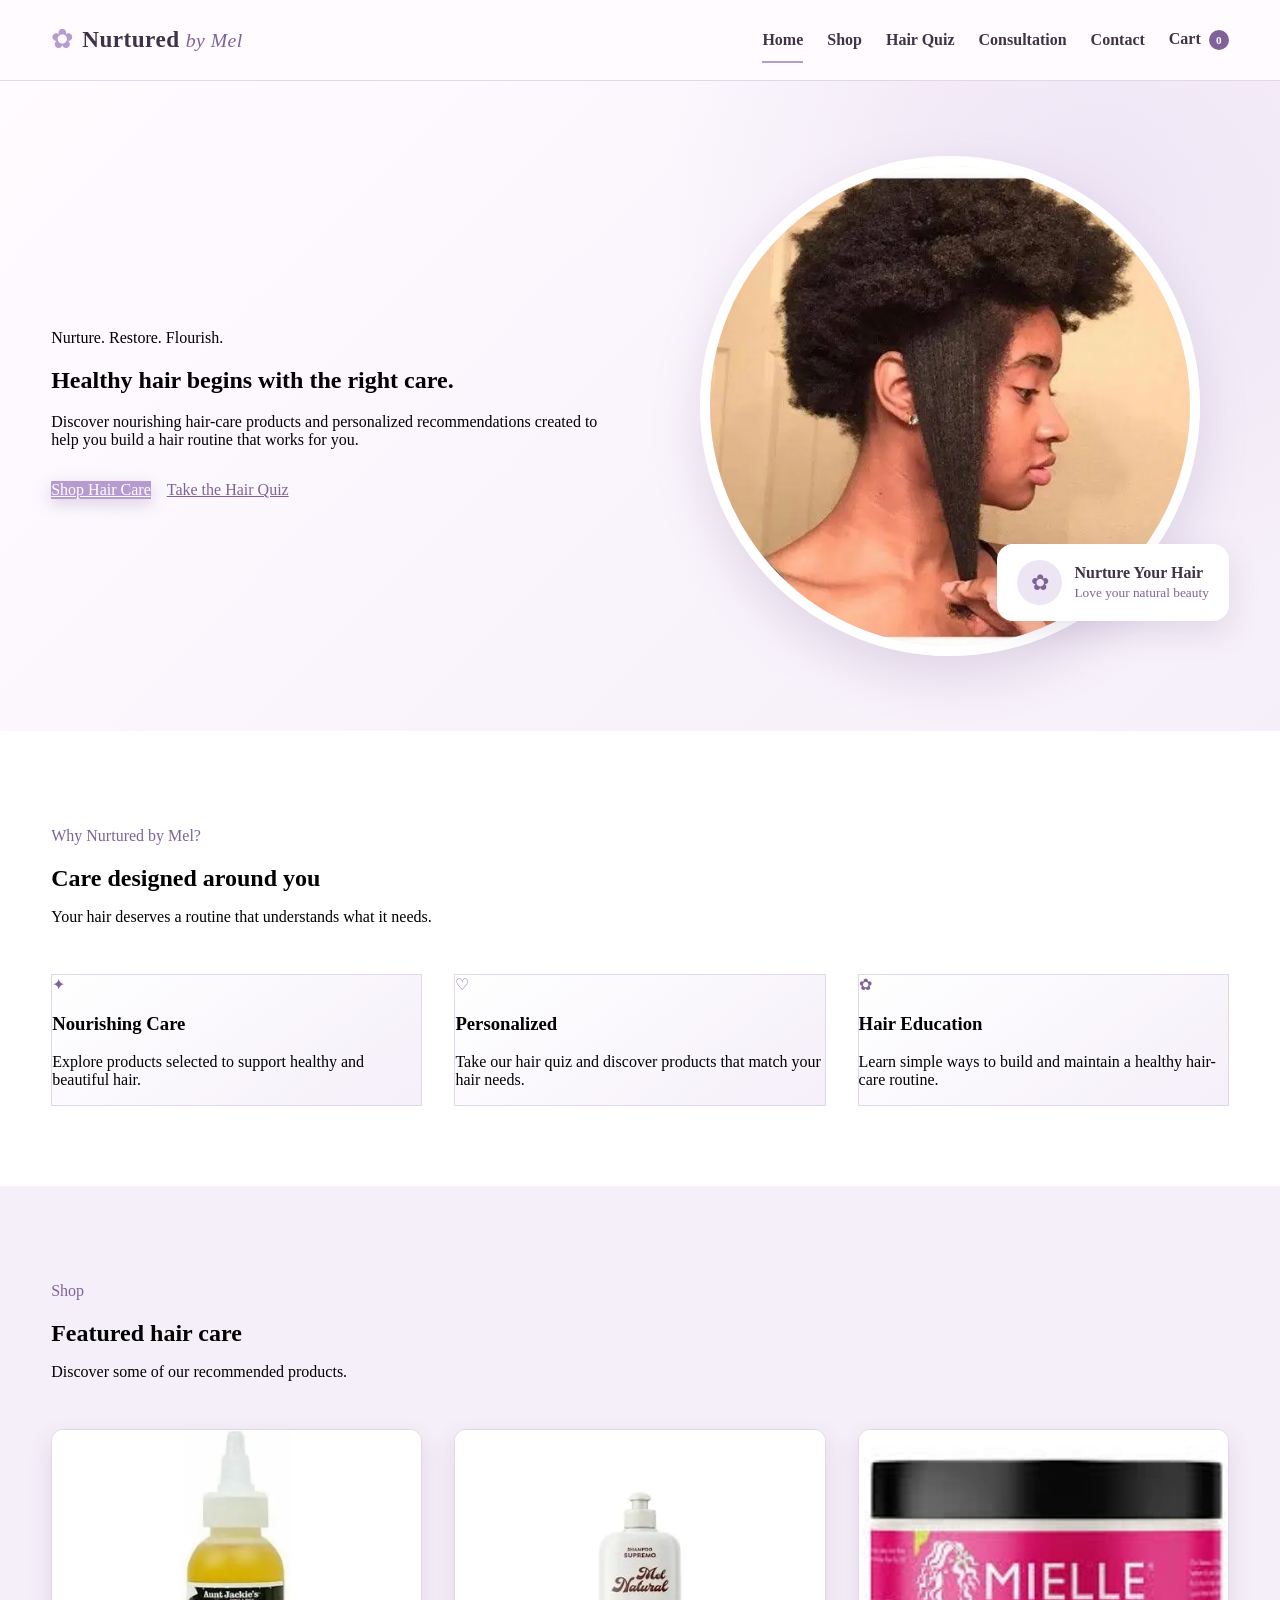
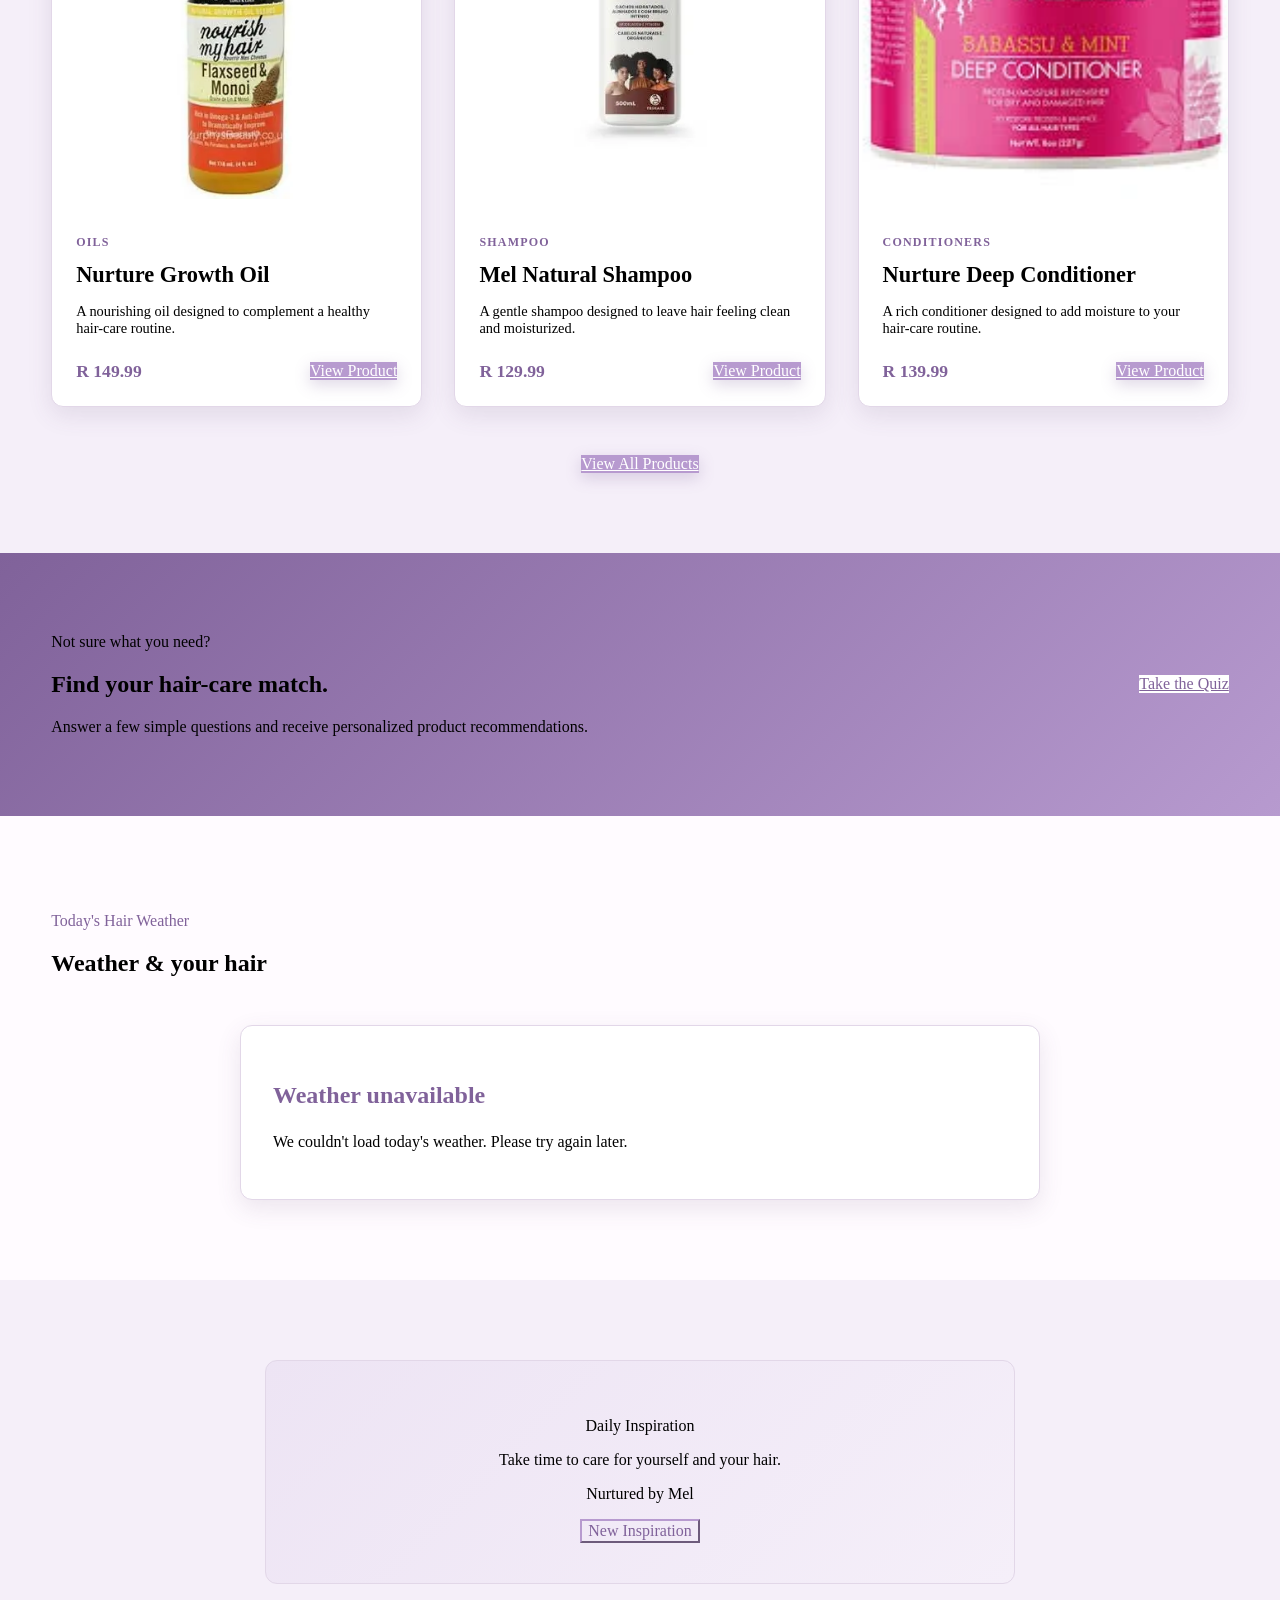
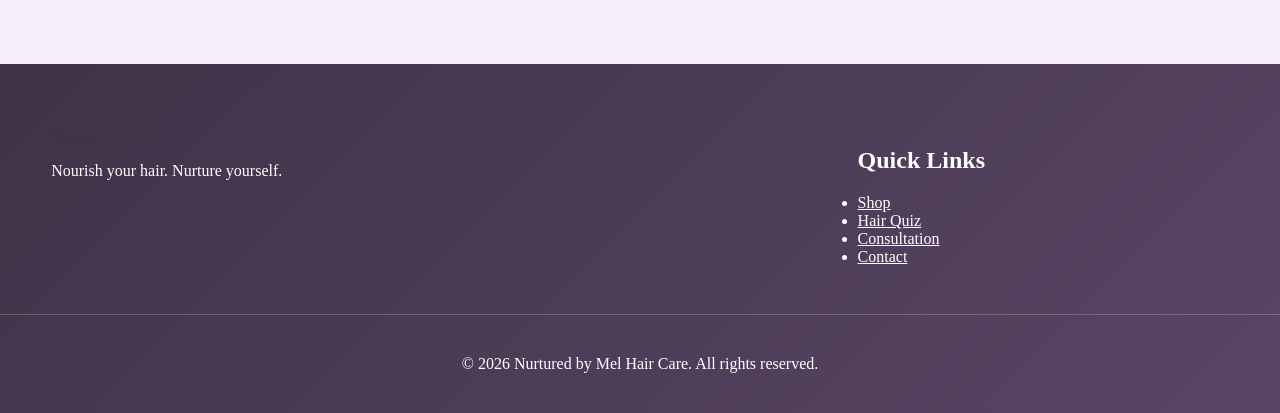
<file: index.html>
<!DOCTYPE html>
<html lang="en">

<head>
    <meta charset="UTF-8">

    <meta name="viewport" content="width=device-width, initial-scale=1.0">

    <meta name="description"
        content="Nurtured by Mel Hair Care provides nourishing hair-care products and personalized hair-care guidance.">

    <meta name="author" content="Nurtured by Mel">
    <meta property="og:url"
        content="https://promella.github.io/wdd330/Nurtured-by-Mel/">
    <meta property="og:title"
        content="Nurtured by Mel | Hair Care">
    <meta property="og:description"
        content="Nurtured by Mel Hair Care provides nourishing hair-care products and personalized hair-care guidance.">
    
    <title>Nurtured by Mel | Hair Care</title>

    <link rel="stylesheet" href="css/base.css">
    <link rel="stylesheet" href="css/layout.css">
    <link rel="stylesheet" href="css/components.css">

   <link rel="icon" href="images/favicon.ico">

   <script
        type="module"
        src="js/main.js"
        defer
   ></script>

    <script
        type="module"
        src="js/api.js"
        defer
    ></script>
</head>

<body>

    <header class="site-header">

        <nav class="navbar container" aria-label="Main navigation">

            <a class="logo" href="index.html" aria-label="Nurtured by Mel home">
                <span class="logo-mark" aria-hidden="true">✿</span>
                <span class="logo-text">
                    Nurtured <span>by Mel</span>
                </span>
            </a>

            <button class="menu-button" type="button" aria-label="Open navigation menu" aria-expanded="false"
                aria-controls="primary-navigation">
                ☰
            </button>

            <ul class="navigation" id="primary-navigation">
                <li>
                    <a class="active" href="index.html">Home</a>
                </li>

                <li>
                    <a href="products.html">Shop</a>
                </li>

                <li>
                    <a href="quiz.html">Hair Quiz</a>
                </li>

                <li>
                    <a href="booking.html">Consultation</a>
                </li>

                <li>
                    <a href="contact.html">Contact</a>
                </li>

                <li>
                    <a href="cart.html">
                        Cart
                        <span class="cart-count" id="cart-count" aria-label="Items in cart">0</span>
                    </a>
                </li>
            </ul>

        </nav>

    </header>


    <main>

        <!-- Hero Section -->
        <section class="hero">

            <div class="hero-content container">

                <div class="hero-text">

                    <p class="eyebrow">
                        Nurture. Restore. Flourish.
                    </p>

                    <h1>
                        Healthy hair begins
                        with the right care.
                    </h1>

                    <p class="hero-description">
                        Discover nourishing hair-care products and
                        personalized recommendations created to help
                        you build a hair routine that works for you.
                    </p>

                    <div class="hero-buttons">

                        <a class="button button-primary" href="products.html">
                            Shop Hair Care
                        </a>

                        <a class="button button-secondary" href="quiz.html">
                            Take the Hair Quiz
                        </a>

                    </div>

                </div>

                <div class="hero-image">

                    <img
                        src="images/hero.webp"
                        alt="Woman caring for her natural hair"
                        width="700"
                        height="700"
                        loading="eager"
                    >

                    <div class="hero-image-badge">
                        <span aria-hidden="true">✿</span>
                        <div>
                            <strong>Nurture Your Hair</strong>
                            <small>Love your natural beauty</small>
                        </div>
                    </div>

                </div>
            </div>

        </section>


        <!-- Features -->
        <section class="features section">

            <div class="container">

                <div class="section-heading">

                    <p class="eyebrow">
                        Why Nurtured by Mel?
                    </p>

                    <h2>
                        Care designed around you
                    </h2>

                    <p>
                        Your hair deserves a routine that understands
                        what it needs.
                    </p>

                </div>


                <div class="feature-grid">

                    <article class="feature-card">

                        <div class="feature-icon" aria-hidden="true">
                            ✦
                        </div>

                        <h3>
                            Nourishing Care
                        </h3>

                        <p>
                            Explore products selected to support
                            healthy and beautiful hair.
                        </p>

                    </article>


                    <article class="feature-card">

                        <div class="feature-icon" aria-hidden="true">
                            ♡
                        </div>

                        <h3>
                            Personalized
                        </h3>

                        <p>
                            Take our hair quiz and discover products
                            that match your hair needs.
                        </p>

                    </article>


                    <article class="feature-card">

                        <div class="feature-icon" aria-hidden="true">
                            ✿
                        </div>

                        <h3>
                            Hair Education
                        </h3>

                        <p>
                            Learn simple ways to build and maintain
                            a healthy hair-care routine.
                        </p>

                    </article>

                </div>

            </div>

        </section>


        <!-- Featured Products -->
        <section class="featured section">

            <div class="container">

                <div class="section-heading">

                    <p class="eyebrow">
                        Shop
                    </p>

                    <h2>
                        Featured hair care
                    </h2>

                    <p>
                        Discover some of our recommended products.
                    </p>

                </div>


                <div class="product-grid" id="featured-products">
                    <!-- JavaScript will generate products here -->
                </div>


                <div class="center-button">

                    <a class="button button-primary" href="products.html">
                        View All Products
                    </a>

                </div>

            </div>

        </section>


        <!-- Hair Quiz CTA -->
        <section class="quiz-banner">

            <div class="container quiz-banner-content">

                <div>

                    <p class="eyebrow">
                        Not sure what you need?
                    </p>

                    <h2>
                        Find your hair-care match.
                    </h2>

                    <p>
                        Answer a few simple questions and receive
                        personalized product recommendations.
                    </p>

                </div>

                <a class="button button-light" href="quiz.html">
                    Take the Quiz
                </a>

            </div>

        </section>


        <!-- Weather API section -->
        <section class="weather section">

            <div class="container">

                <div class="section-heading">

                    <p class="eyebrow">
                        Today's Hair Weather
                    </p>

                    <h2>
                        Weather & your hair
                    </h2>

                </div>


                <div class="weather-card" id="weather-card">

                    <p>
                        Loading today's hair-care weather...
                    </p>

                </div>

            </div>

        </section>


        <!-- Quote API section -->
        <section class="inspiration section">

            <div class="container">

                <div class="quote-card" id="quote-card">

                    <p class="eyebrow">
                        Daily Inspiration
                    </p>

                    <blockquote id="quote">
                        Loading inspiration...
                    </blockquote>

                    <p id="quote-author"></p>

                    <button class="button button-secondary" id="new-quote" type="button">
                        New Inspiration
                    </button>

                </div>

            </div>

        </section>

    </main>


    <footer class="site-footer">

        <div class="container footer-content">

            <div>

                <a class="logo footer-logo" href="index.html">
                    Nurtured by Mel
                </a>

                <p>
                    Nourish your hair. Nurture yourself.
                </p>

            </div>


            <div>

                <h2>Quick Links</h2>

                <ul class="footer-links">

                    <li>
                        <a href="products.html">Shop</a>
                    </li>

                    <li>
                        <a href="quiz.html">Hair Quiz</a>
                    </li>

                    <li>
                        <a href="booking.html">Consultation</a>
                    </li>

                    <li>
                        <a href="contact.html">Contact</a>
                    </li>

                </ul>

            </div>

        </div>


        <div class="copyright">

            <p>
                &copy; 2026 Nurtured by Mel Hair Care.
                All rights reserved.
            </p>

        </div>

    </footer>

</body>

</html>
</file>
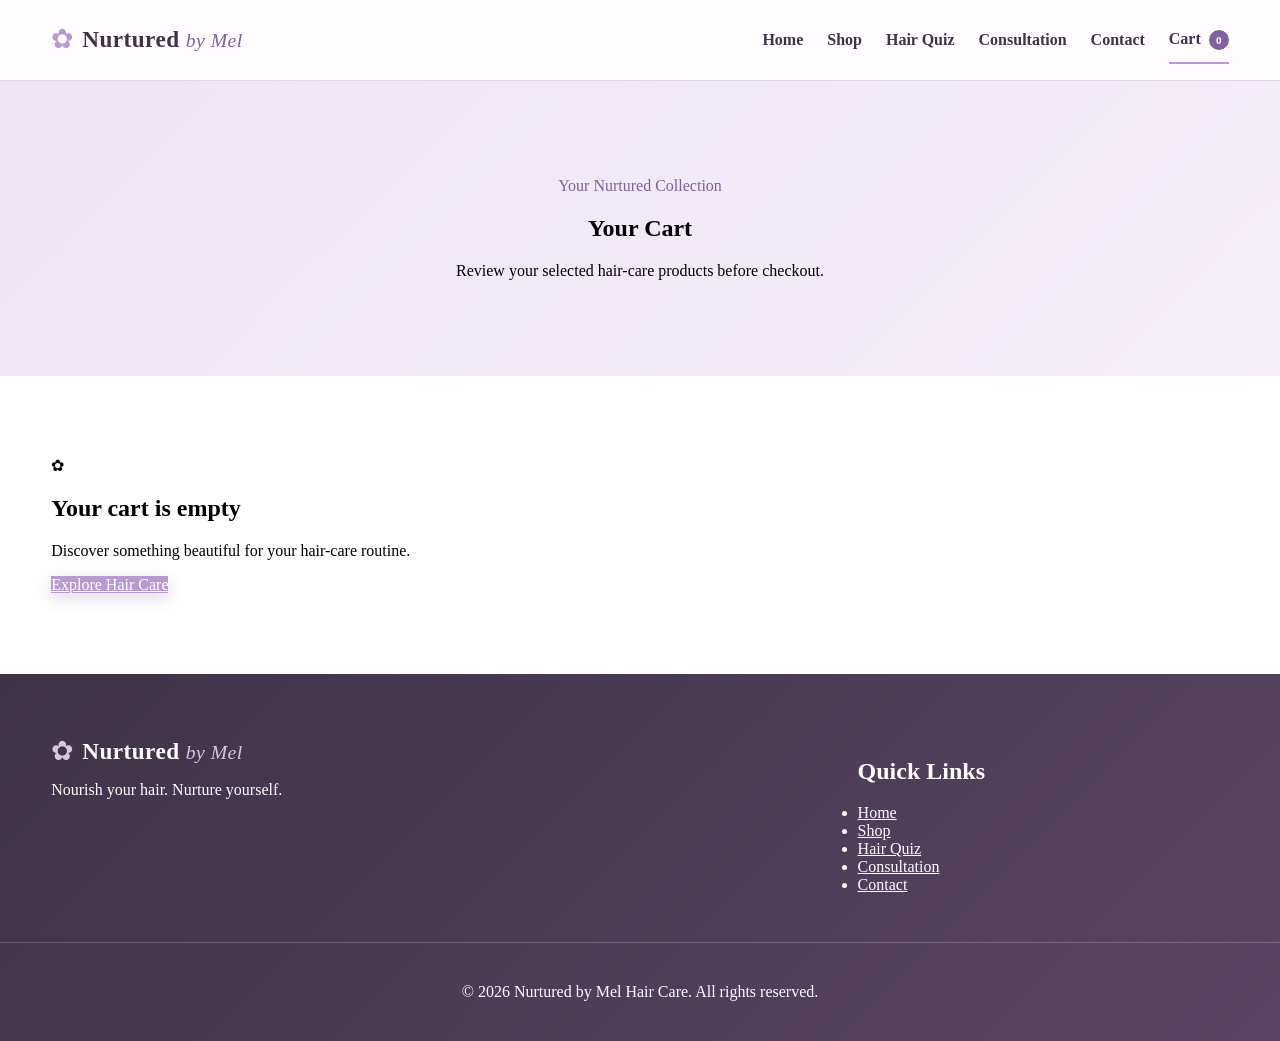
<file: cart.html>
<!DOCTYPE html>
<html lang="en">

<head>

    <meta charset="UTF-8">

    <meta name="viewport" content="width=device-width, initial-scale=1.0">

    <meta name="description" content="View and manage your Nurtured by Mel hair-care shopping cart.">

    <meta name="author" content="Nurtured by Mel">

    <title>Your Cart | Nurtured by Mel</title>

    <link rel="stylesheet" href="css/base.css">
    <link rel="stylesheet" href="css/layout.css">
    <link rel="stylesheet" href="css/components.css">
    <link rel="icon" href="images/favicon.ico">
    <script type="module" src="js/cart.js" defer></script>

</head>


<body>

    <!-- =================================================
         HEADER
         ================================================= -->

    <header class="site-header">

        <nav class="navbar container" aria-label="Main navigation">

            <a class="logo" href="index.html" aria-label="Nurtured by Mel home">

                <span class="logo-mark" aria-hidden="true">
                    ✿
                </span>

                <span class="logo-text">
                    Nurtured <span>by Mel</span>
                </span>

            </a>


            <button class="menu-button" type="button" aria-label="Open navigation menu" aria-expanded="false"
                aria-controls="primary-navigation">
                ☰
            </button>


            <ul class="navigation" id="primary-navigation">

                <li>
                    <a href="index.html">
                        Home
                    </a>
                </li>

                <li>
                    <a href="products.html">
                        Shop
                    </a>
                </li>

                <li>
                    <a href="quiz.html">
                        Hair Quiz
                    </a>
                </li>

                <li>
                    <a href="booking.html">
                        Consultation
                    </a>
                </li>

                <li>
                    <a href="contact.html">
                        Contact
                    </a>
                </li>

                <li>
                    <a class="active" href="cart.html">
                        Cart

                        <span class="cart-count" id="cart-count" aria-label="Items in cart">
                            0
                        </span>

                    </a>
                </li>

            </ul>

        </nav>

    </header>


    <!-- =================================================
         MAIN
         ================================================= -->

    <main>

        <!-- Page Hero -->

        <section class="page-hero">

            <div class="container">

                <p class="eyebrow">
                    Your Nurtured Collection
                </p>

                <h1>
                    Your Cart
                </h1>

                <p>
                    Review your selected hair-care products
                    before checkout.
                </p>

            </div>

        </section>


        <!-- Cart -->

        <section class="cart-section section">

            <div class="container">

                <!-- Empty Cart -->

                <div class="empty-cart" id="empty-cart" hidden>

                    <div class="empty-cart-icon" aria-hidden="true">
                        ✿
                    </div>

                    <h2>
                        Your cart is empty
                    </h2>

                    <p>
                        Discover something beautiful for
                        your hair-care routine.
                    </p>

                    <a class="button button-primary" href="products.html">
                        Explore Hair Care
                    </a>

                </div>


                <!-- Cart Layout -->

                <div class="cart-layout" id="cart-layout">

                    <!-- Cart Products -->

                    <div class="cart-items-section">

                        <div class="cart-heading">

                            <h2>
                                Your Products
                            </h2>

                            <p id="cart-item-count" aria-live="polite">
                                0 items
                            </p>

                        </div>


                        <div class="cart-items" id="cart-items" aria-live="polite">
                            <!-- JavaScript generates cart items here -->
                        </div>


                        <a class="continue-shopping" href="products.html">
                            ← Continue Shopping
                        </a>

                    </div>


                    <!-- Order Summary -->

                    <aside class="cart-summary" aria-labelledby="summary-heading">

                        <h2 id="summary-heading">
                            Order Summary
                        </h2>


                        <div class="summary-row">

                            <span>
                                Subtotal
                            </span>

                            <strong id="cart-subtotal">
                                R0.00
                            </strong>

                        </div>


                        <div class="summary-row">

                            <span>
                                Delivery
                            </span>

                            <strong id="cart-delivery">
                                Calculated at checkout
                            </strong>

                        </div>


                        <div class="summary-divider"></div>


                        <div class="summary-total">

                            <span>
                                Total
                            </span>

                            <strong id="cart-total">
                                R0.00
                            </strong>

                        </div>


                        <button class="button button-primary checkout-button" id="checkout-button" type="button">
                            Proceed to Checkout
                        </button>


                        <p class="checkout-note">
                            This is a student final-project
                            demonstration. No real payment
                            will be processed.
                        </p>

                    </aside>

                </div>

            </div>

        </section>


        <!-- Checkout Demonstration -->

        <div class="checkout-message" id="checkout-message" role="dialog" aria-modal="true"
            aria-labelledby="checkout-message-title" hidden>

            <div class="checkout-message-content">

                <button class="close-message" id="close-message" type="button" aria-label="Close checkout message">
                    ×
                </button>


                <div class="checkout-message-icon" aria-hidden="true">
                    ✿
                </div>


                <h2 id="checkout-message-title">
                    Checkout Demo
                </h2>


                <p>
                    Thank you for choosing
                    Nurtured by Mel.
                </p>


                <p>
                    This project demonstrates the shopping
                    experience, but real payments are not
                    processed.
                </p>


                <button class="button button-primary" id="close-checkout" type="button">
                    Continue Shopping
                </button>

            </div>

        </div>

    </main>


    <!-- =================================================
         FOOTER
         ================================================= -->

    <footer class="site-footer">

        <div class="container footer-content">

            <div>

                <a class="logo footer-logo" href="index.html" aria-label="Nurtured by Mel home">

                    <span class="logo-mark" aria-hidden="true">
                        ✿
                    </span>

                    <span class="logo-text">
                        Nurtured <span>by Mel</span>
                    </span>

                </a>


                <p>
                    Nourish your hair. Nurture yourself.
                </p>

            </div>


            <div>

                <h2>
                    Quick Links
                </h2>

                <ul class="footer-links">

                    <li>
                        <a href="index.html">
                            Home
                        </a>
                    </li>

                    <li>
                        <a href="products.html">
                            Shop
                        </a>
                    </li>

                    <li>
                        <a href="quiz.html">
                            Hair Quiz
                        </a>
                    </li>

                    <li>
                        <a href="booking.html">
                            Consultation
                        </a>
                    </li>

                    <li>
                        <a href="contact.html">
                            Contact
                        </a>
                    </li>

                </ul>

            </div>

        </div>


        <div class="copyright">

            <p>
                &copy; 2026 Nurtured by Mel Hair Care.
                All rights reserved.
            </p>

        </div>

    </footer>

</body>

</html>
</file>
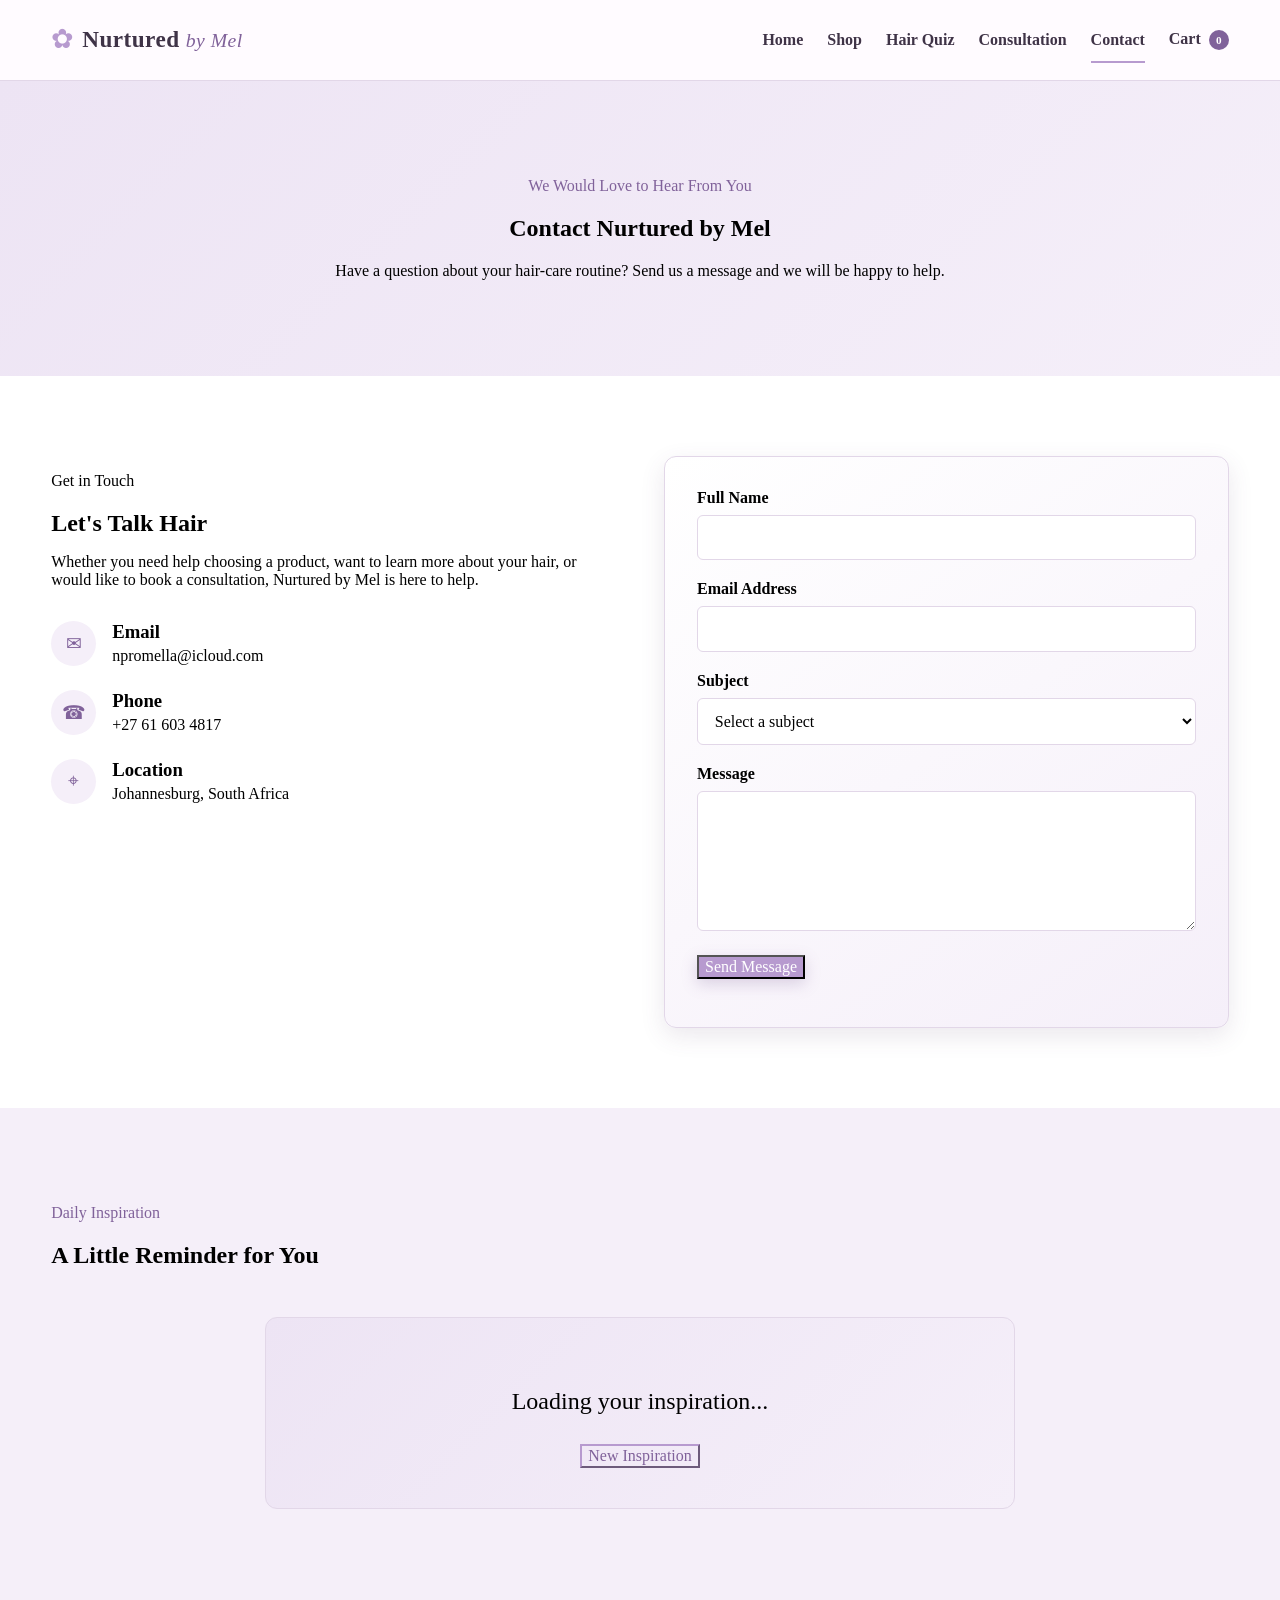
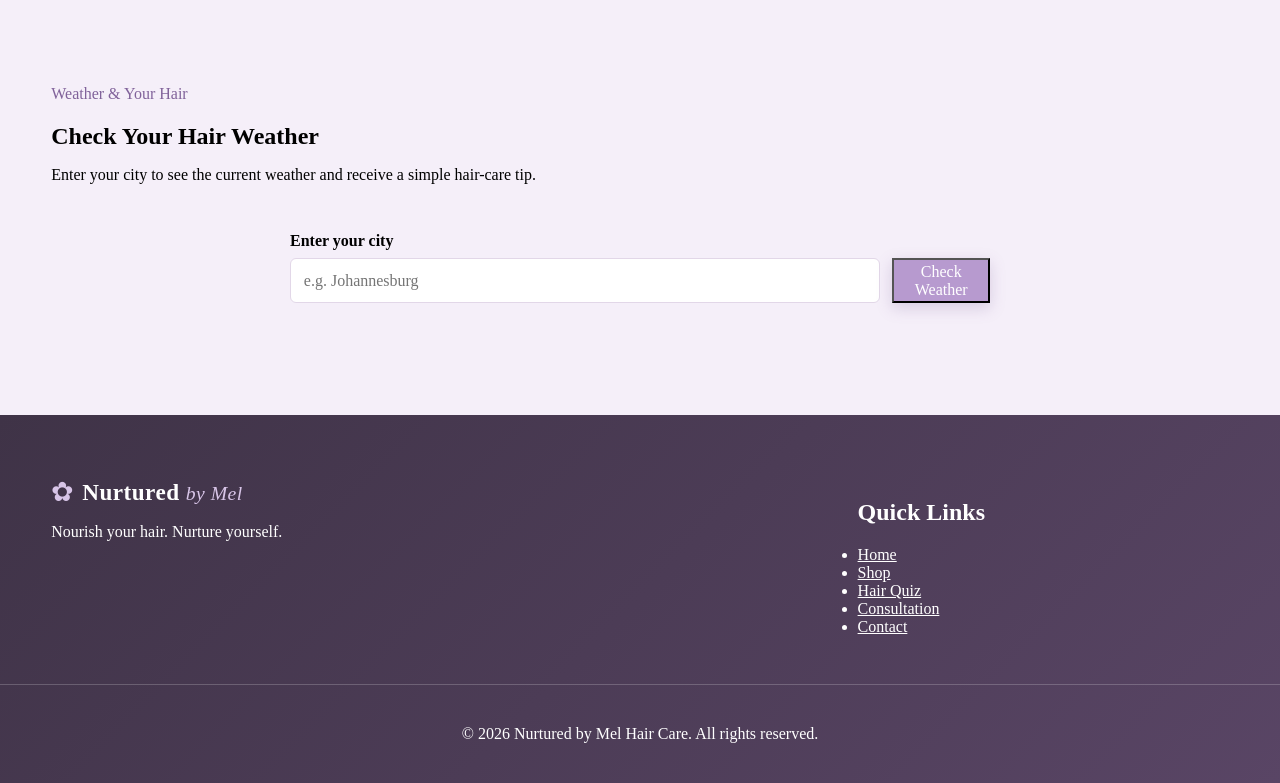
<file: contact.html>
<!DOCTYPE html>
<html lang="en">

<head>

    <meta charset="UTF-8">

    <meta
        name="viewport"
        content="width=device-width, initial-scale=1.0"
    >

    <meta
        name="description"
        content="Contact Nurtured by Mel for hair-care questions, consultations, and support."
    >

    <meta
        name="author"
        content="Nurtured by Mel"
    >
    <title>Contact | Nurtured by Mel</title>
    
    <link rel="stylesheet" href="css/base.css">
    <link rel="stylesheet" href="css/layout.css">
    <link rel="stylesheet" href="css/components.css">
    <link rel="icon" href="images/favicon.ico">

    <script
        type="module"
        src="js/api.js"
        defer
    ></script>

    <script
        type="module"
        src="js/main.js"
        defer
    ></script>

</head>


<body>



    <header class="site-header">

        <nav
            class="navbar container"
            aria-label="Main navigation"
        >

            <a
                class="logo"
                href="index.html"
                aria-label="Nurtured by Mel home"
            >

                <span
                    class="logo-mark"
                    aria-hidden="true"
                >
                    ✿
                </span>

                <span class="logo-text">
                    Nurtured <span>by Mel</span>
                </span>

            </a>


            <button
                class="menu-button"
                type="button"
                aria-label="Open navigation menu"
                aria-expanded="false"
                aria-controls="primary-navigation"
            >
                ☰
            </button>


            <ul
                class="navigation"
                id="primary-navigation"
            >

                <li>
                    <a href="index.html">
                        Home
                    </a>
                </li>

                <li>
                    <a href="products.html">
                        Shop
                    </a>
                </li>

                <li>
                    <a href="quiz.html">
                        Hair Quiz
                    </a>
                </li>

                <li>
                    <a href="booking.html">
                        Consultation
                    </a>
                </li>

                <li>
                    <a
                        class="active"
                        href="contact.html"
                    >
                        Contact
                    </a>
                </li>

                <li>
                    <a href="cart.html">
                        Cart
                        <span
                            class="cart-count"
                            id="cart-count"
                            aria-label="Items in cart"
                        >
                            0
                        </span>
                    </a>
                </li>

            </ul>

        </nav>

    </header>


  

    <main>

        <!-- Page Hero -->

        <section class="page-hero">

            <div class="container">

                <p class="eyebrow">
                    We Would Love to Hear From You
                </p>

                <h1>
                    Contact Nurtured by Mel
                </h1>

                <p>
                    Have a question about your hair-care
                    routine? Send us a message and we will
                    be happy to help.
                </p>

            </div>

        </section>


        <!-- Contact Section -->

        <section class="contact-section section">

            <div class="container contact-layout">


                <!-- Contact Information -->

                <div class="contact-information">

                    <p class="eyebrow">
                        Get in Touch
                    </p>

                    <h2>
                        Let's Talk Hair
                    </h2>

                    <p>
                        Whether you need help choosing a
                        product, want to learn more about
                        your hair, or would like to book a
                        consultation, Nurtured by Mel is
                        here to help.
                    </p>


                    <div class="contact-details">

                        <div class="contact-detail">

                            <span
                                class="contact-icon"
                                aria-hidden="true"
                            >
                                ✉
                            </span>

                            <div>

                                <h3>
                                    Email
                                </h3>

                                <p>
                                    npromella@icloud.com
                                </p>

                            </div>

                        </div>


                        <div class="contact-detail">

                            <span
                                class="contact-icon"
                                aria-hidden="true"
                            >
                                ☎
                            </span>

                            <div>

                                <h3>
                                    Phone
                                </h3>

                                <p>
                                    +27 61 603 4817
                                </p>

                            </div>

                        </div>


                        <div class="contact-detail">

                            <span
                                class="contact-icon"
                                aria-hidden="true"
                            >
                                ⌖
                            </span>

                            <div>

                                <h3>
                                    Location
                                </h3>

                                <p>
                                    Johannesburg, South Africa
                                </p>

                            </div>

                        </div>

                    </div>

                </div>


                <!-- Contact Form -->

                <div class="contact-form-card">

                    <form
                        id="contact-form"
                        novalidate
                    >

                        <div class="form-group">

                            <label for="name">
                                Full Name
                            </label>

                            <input
                                type="text"
                                id="name"
                                name="name"
                                autocomplete="name"
                                required
                            >

                        </div>


                        <div class="form-group">

                            <label for="email">
                                Email Address
                            </label>

                            <input
                                type="email"
                                id="email"
                                name="email"
                                autocomplete="email"
                                required
                            >

                        </div>


                        <div class="form-group">

                            <label for="subject">
                                Subject
                            </label>

                            <select
                                id="subject"
                                name="subject"
                                required
                            >

                                <option value="">
                                    Select a subject
                                </option>

                                <option value="product">
                                    Product Question
                                </option>

                                <option value="hair">
                                    Hair-Care Advice
                                </option>

                                <option value="consultation">
                                    Consultation
                                </option>

                                <option value="order">
                                    Order Question
                                </option>

                                <option value="other">
                                    Other
                                </option>

                            </select>

                        </div>


                        <div class="form-group">

                            <label for="message">
                                Message
                            </label>

                            <textarea
                                id="message"
                                name="message"
                                rows="6"
                                required
                            ></textarea>

                        </div>


                        <button
                            class="button button-primary"
                            type="submit"
                        >
                            Send Message
                        </button>


                        <p
                            class="form-message"
                            id="form-message"
                            role="status"
                            aria-live="polite"
                        ></p>

                    </form>

                </div>

            </div>

        </section>


        

        <section class="quote-section section">

            <div class="container">

                <div class="section-heading">

                    <p class="eyebrow">
                        Daily Inspiration
                    </p>

                    <h2>
                        A Little Reminder for You
                    </h2>

                </div>


                <div
                    class="quote-card"
                    id="quote-card"
                >

                    <p
                        id="api-quote"
                        aria-live="polite"
                    >
                        Loading your inspiration...
                    </p>

                    <p
                        class="quote-author"
                        id="api-author"
                    ></p>

                    <button
                        class="button button-secondary"
                        id="new-quote"
                        type="button"
                    >
                        New Inspiration
                    </button>

                </div>

            </div>

        </section>

       <!-- =================================================
     WEATHER HAIR-CARE GUIDE
     ================================================= -->

<section class="weather-section section">

    <div class="container">

        <div class="section-heading">

            <p class="eyebrow">
                Weather & Your Hair
            </p>

            <h2>
                Check Your Hair Weather
            </h2>

            <p>
                Enter your city to see the current
                weather and receive a simple hair-care tip.
            </p>

        </div>


        <form
            class="weather-form"
            id="weather-form"
        >

            <label for="city-input">
                Enter your city
            </label>

            <div class="weather-search">

                <input
                    type="text"
                    id="city-input"
                    name="city"
                    placeholder="e.g. Johannesburg"
                    autocomplete="address-level2"
                    required
                >

                <button
                    class="button button-primary"
                    type="submit"
                >
                    Check Weather
                </button>

            </div>

        </form>


        <div
            class="weather-card"
            id="weather-result"
            hidden
        >

            <h3 id="weather-city">
                Weather
            </h3>


            <div class="weather-details">

                <div class="weather-detail">

                    <span
                        aria-hidden="true"
                    >
                        🌡️
                    </span>

                    <div>

                        <strong>
                            Temperature
                        </strong>

                        <p id="weather-temperature">
                            —
                        </p>

                    </div>

                </div>


                <div class="weather-detail">

                    <span
                        aria-hidden="true"
                    >
                        💧
                    </span>

                    <div>

                        <strong>
                            Humidity
                        </strong>

                        <p id="weather-humidity">
                            —
                        </p>

                    </div>

                </div>


                <div class="weather-detail">

                    <span
                        aria-hidden="true"
                    >
                        💨
                    </span>

                    <div>

                        <strong>
                            Wind
                        </strong>

                        <p id="weather-wind">
                            —
                        </p>

                    </div>

                </div>


                <div class="weather-detail">

                    <span
                        aria-hidden="true"
                    >
                        ☁️
                    </span>

                    <div>

                        <strong>
                            Conditions
                        </strong>

                        <p id="weather-condition">
                            —
                        </p>

                    </div>

                </div>

            </div>


            <div class="hair-weather-tip">

                <h4>
                    💜 Nurtured by Mel Tip
                </h4>

                <p id="hair-tip">
                    —
                </p>

            </div>

        </div>

    </div>

</section>  
    </main>


    <!-- =================================================
         FOOTER
         ================================================= -->

    <footer class="site-footer">

        <div class="container footer-content">

            <div>

                <a
                    class="logo footer-logo"
                    href="index.html"
                    aria-label="Nurtured by Mel home"
                >

                    <span
                        class="logo-mark"
                        aria-hidden="true"
                    >
                        ✿
                    </span>

                    <span class="logo-text">
                        Nurtured <span>by Mel</span>
                    </span>

                </a>

                <p>
                    Nourish your hair. Nurture yourself.
                </p>

            </div>


            <div>

                <h2>
                    Quick Links
                </h2>

                <ul class="footer-links">

                    <li>
                        <a href="index.html">
                            Home
                        </a>
                    </li>

                    <li>
                        <a href="products.html">
                            Shop
                        </a>
                    </li>

                    <li>
                        <a href="quiz.html">
                            Hair Quiz
                        </a>
                    </li>

                    <li>
                        <a href="booking.html">
                            Consultation
                        </a>
                    </li>

                    <li>
                        <a href="contact.html">
                            Contact
                        </a>
                    </li>

                </ul>

            </div>

        </div>


        <div class="copyright">

            <p>
                &copy; 2026 Nurtured by Mel Hair Care.
                All rights reserved.
            </p>

        </div>

    </footer>

</body>

</html>
</file>
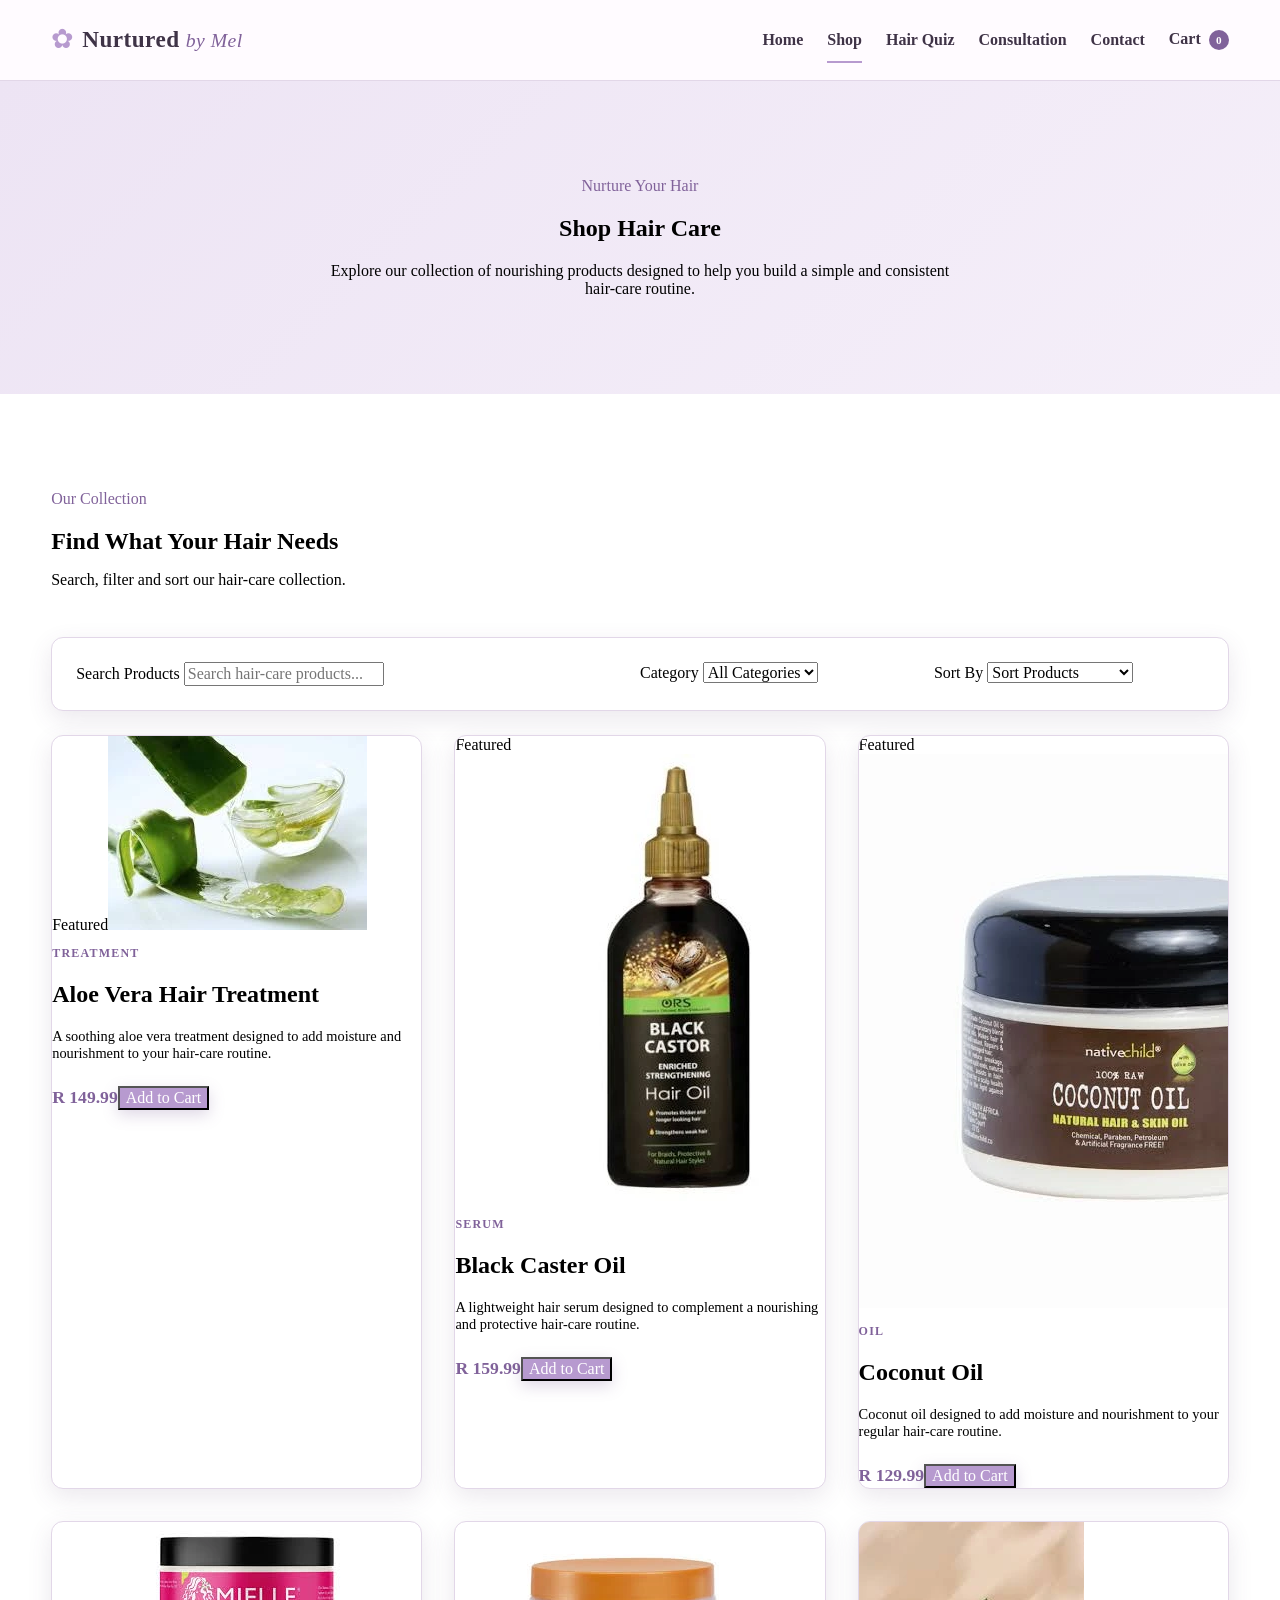
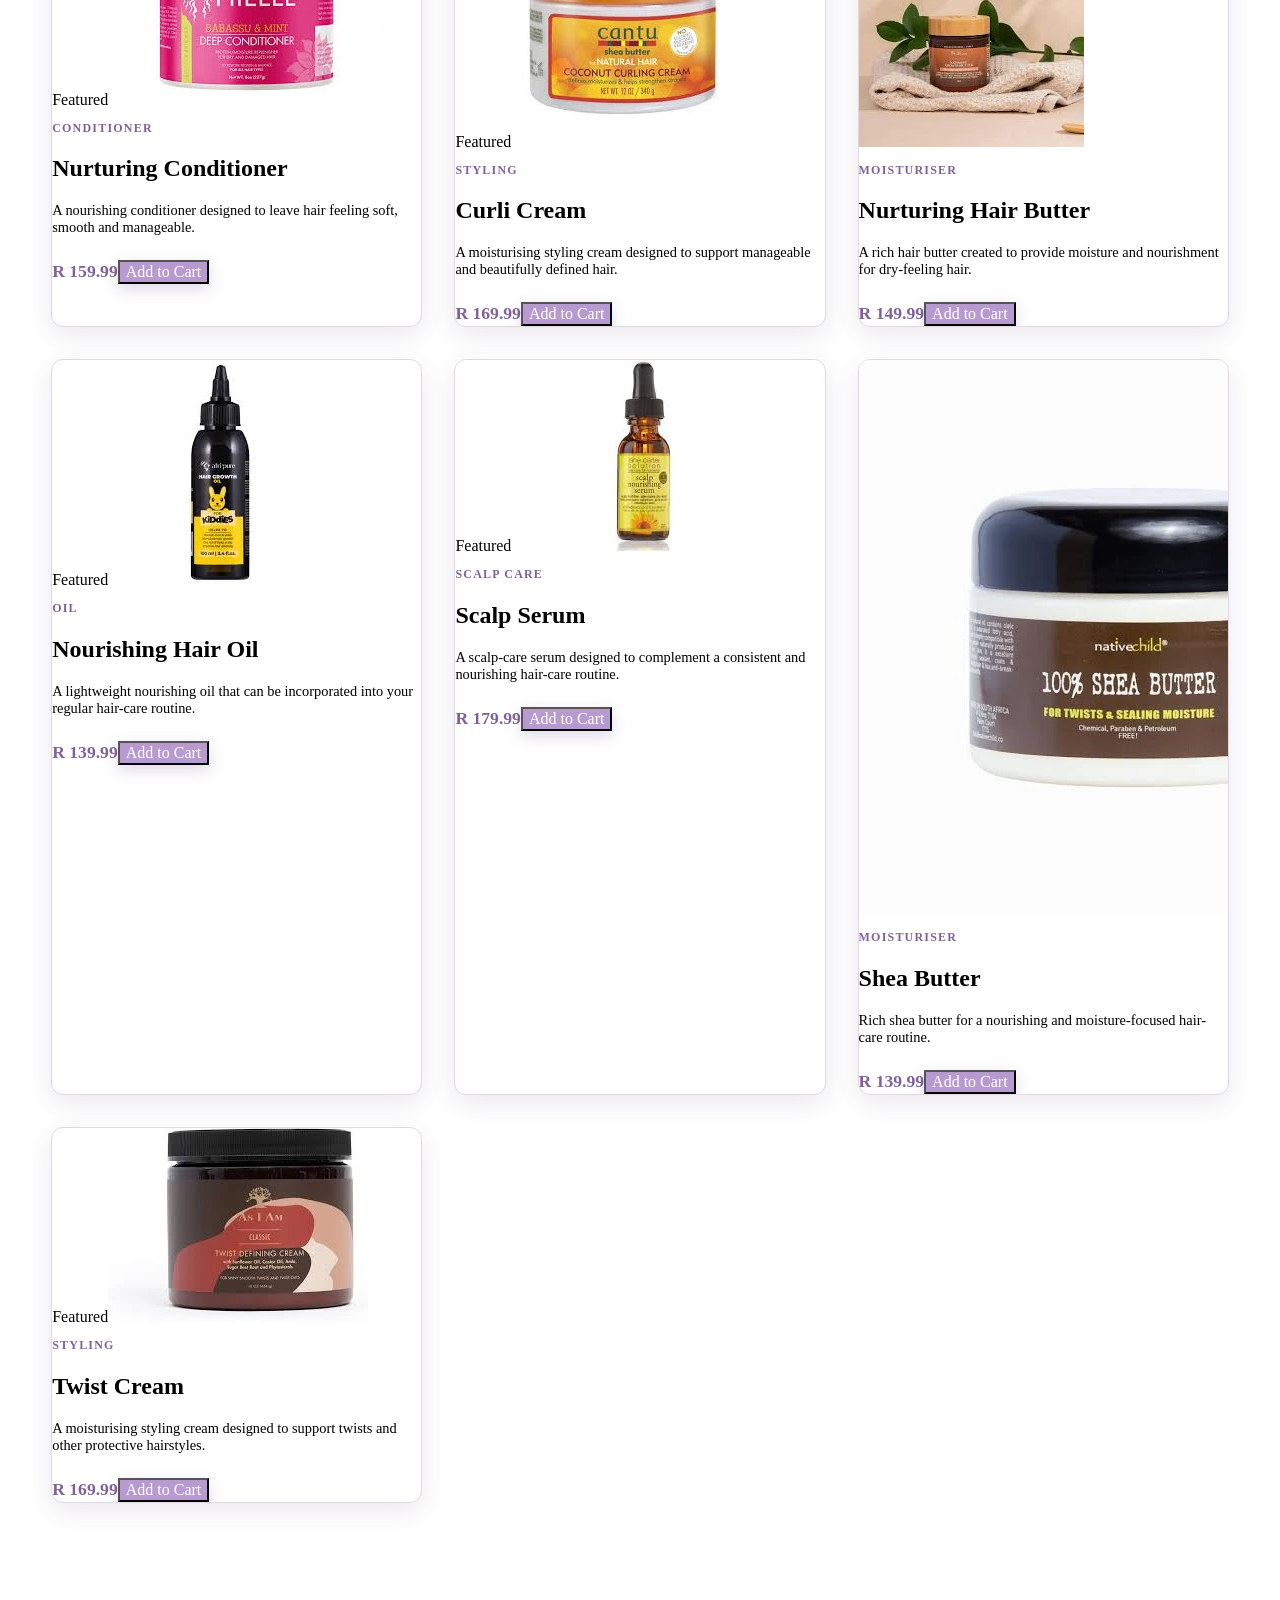
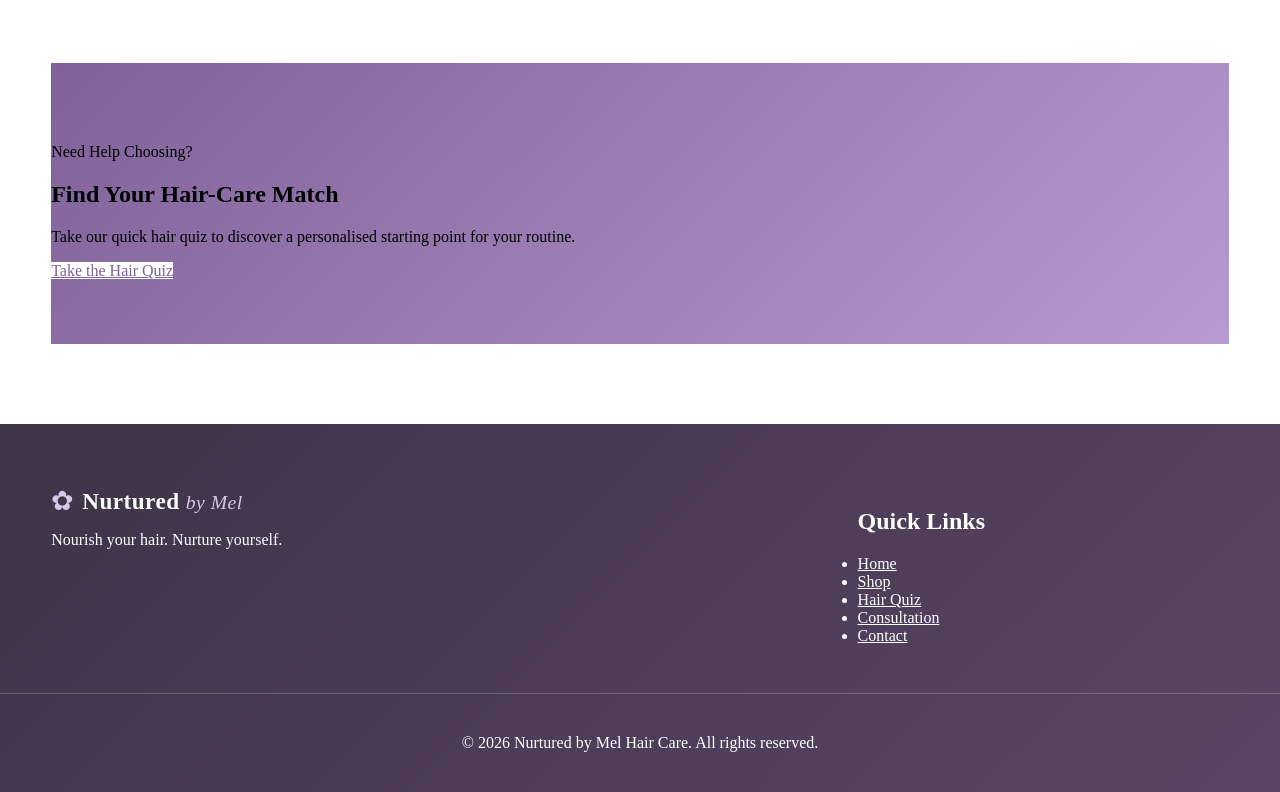
<file: products.html>
<!DOCTYPE html>
<html lang="en">

<head>
    <meta charset="UTF-8">

    <meta
        name="viewport"
        content="width=device-width, initial-scale=1.0"
    >

    <meta
        name="description"
        content="Shop nourishing hair-care products from Nurtured by Mel."
    >

    <meta
        name="author"
        content="Nurtured by Mel"
    >

    <title>Shop Hair Care | Nurtured by Mel</title>

    <link rel="stylesheet" href="css/base.css">
    <link rel="stylesheet" href="css/layout.css">
    <link rel="stylesheet" href="css/components.css">
    <link rel="icon" href="images/favicon.ico">
    <script
        type="module"
        src="js/main.js"
        defer
    ></script>

    <script
        type="module"
        src="js/products.js"
        defer
    ></script>
</head>


<body>

    

    <header class="site-header">

        <nav
            class="navbar container"
            aria-label="Main navigation"
        >

            <a
                class="logo"
                href="index.html"
                aria-label="Nurtured by Mel home"
            >

                <span
                    class="logo-mark"
                    aria-hidden="true"
                >
                    ✿
                </span>

                <span class="logo-text">
                    Nurtured <span>by Mel</span>
                </span>

            </a>


            <button
                class="menu-button"
                type="button"
                aria-label="Open navigation menu"
                aria-expanded="false"
                aria-controls="primary-navigation"
            >
                ☰
            </button>


            <ul
                class="navigation"
                id="primary-navigation"
            >

                <li>
                    <a href="index.html">
                        Home
                    </a>
                </li>

                <li>
                    <a
                        class="active"
                        href="products.html"
                    >
                        Shop
                    </a>
                </li>

                <li>
                    <a href="quiz.html">
                        Hair Quiz
                    </a>
                </li>

                <li>
                    <a href="booking.html">
                        Consultation
                    </a>
                </li>

                <li>
                    <a href="contact.html">
                        Contact
                    </a>
                </li>

                <li>
                    <a href="cart.html">
                        Cart
                        <span
                            class="cart-count"
                            id="cart-count"
                            aria-label="Items in cart"
                        >
                            0
                        </span>
                    </a>
                </li>

            </ul>

        </nav>

    </header>


   
    <main>

        <!-- Shop Hero -->

        <section class="page-hero">

            <div class="container">

                <p class="eyebrow">
                    Nurture Your Hair
                </p>

                <h1>
                    Shop Hair Care
                </h1>

                <p>
                    Explore our collection of nourishing
                    products designed to help you build a
                    simple and consistent hair-care routine.
                </p>

            </div>

        </section>


       
        <section
            class="products-section section"
            aria-labelledby="products-heading"
        >

            <div class="container">

                <div class="section-heading">

                    <p class="eyebrow">
                        Our Collection
                    </p>

                    <h2 id="products-heading">
                        Find What Your Hair Needs
                    </h2>

                    <p>
                        Search, filter and sort our
                        hair-care collection.
                    </p>

                </div>


              

                <div class="product-controls">

                    <!-- Search -->

                    <div class="product-search">

                        <label for="product-search">
                            Search Products
                        </label>

                        <input
                            type="search"
                            id="product-search"
                            placeholder="Search hair-care products..."
                            aria-label="Search products"
                        >

                    </div>


                    <!-- Category -->

                    <div class="product-filter">

                        <label for="category-filter">
                            Category
                        </label>

                        <select
                            id="category-filter"
                            aria-label="Filter products by category"
                        >

                            <option value="all">
                                All Categories
                            </option>

                        </select>

                    </div>


                    <!-- Sorting -->

                    <div class="product-sort">

                        <label for="sort-products">
                            Sort By
                        </label>

                        <select
                            id="sort-products"
                            aria-label="Sort products"
                        >

                            <option value="default">
                                Sort Products
                            </option>

                            <option value="featured">
                                Featured
                            </option>

                            <option value="name-asc">
                                Name: A-Z
                            </option>

                            <option value="price-low">
                                Price: Low to High
                            </option>

                            <option value="price-high">
                                Price: High to Low
                            </option>

                        </select>

                    </div>

                </div>


               
                <p
                    id="product-message"
                    class="product-message"
                    role="status"
                    aria-live="polite"
                    hidden
                ></p>


                

                <div
                    class="product-grid"
                    id="product-grid"
                >
                    <!-- Products are generated by products.js -->
                </div>

            </div>

        </section>



        <section class="section">

            <div class="container">

                <div class="quiz-banner">

                    <p class="eyebrow">
                        Need Help Choosing?
                    </p>

                    <h2>
                        Find Your Hair-Care Match
                    </h2>

                    <p>
                        Take our quick hair quiz to discover
                        a personalised starting point for
                        your routine.
                    </p>

                    <a
                        class="button button-light"
                        href="quiz.html"
                    >
                        Take the Hair Quiz
                    </a>

                </div>

            </div>

        </section>

    </main>


    <footer class="site-footer">

        <div class="container footer-content">

            <div>

                <a
                    class="logo footer-logo"
                    href="index.html"
                    aria-label="Nurtured by Mel home"
                >

                    <span
                        class="logo-mark"
                        aria-hidden="true"
                    >
                        ✿
                    </span>

                    <span class="logo-text">
                        Nurtured <span>by Mel</span>
                    </span>

                </a>

                <p>
                    Nourish your hair. Nurture yourself.
                </p>

            </div>


            <div>

                <h2>
                    Quick Links
                </h2>

                <ul class="footer-links">

                    <li>
                        <a href="index.html">
                            Home
                        </a>
                    </li>

                    <li>
                        <a href="products.html">
                            Shop
                        </a>
                    </li>

                    <li>
                        <a href="quiz.html">
                            Hair Quiz
                        </a>
                    </li>

                    <li>
                        <a href="booking.html">
                            Consultation
                        </a>
                    </li>

                    <li>
                        <a href="contact.html">
                            Contact
                        </a>
                    </li>

                </ul>

            </div>

        </div>


        <div class="copyright">

            <p>
                &copy; 2026 Nurtured by Mel Hair Care.
                All rights reserved.
            </p>

        </div>

    </footer>

</body>

</html>
</file>
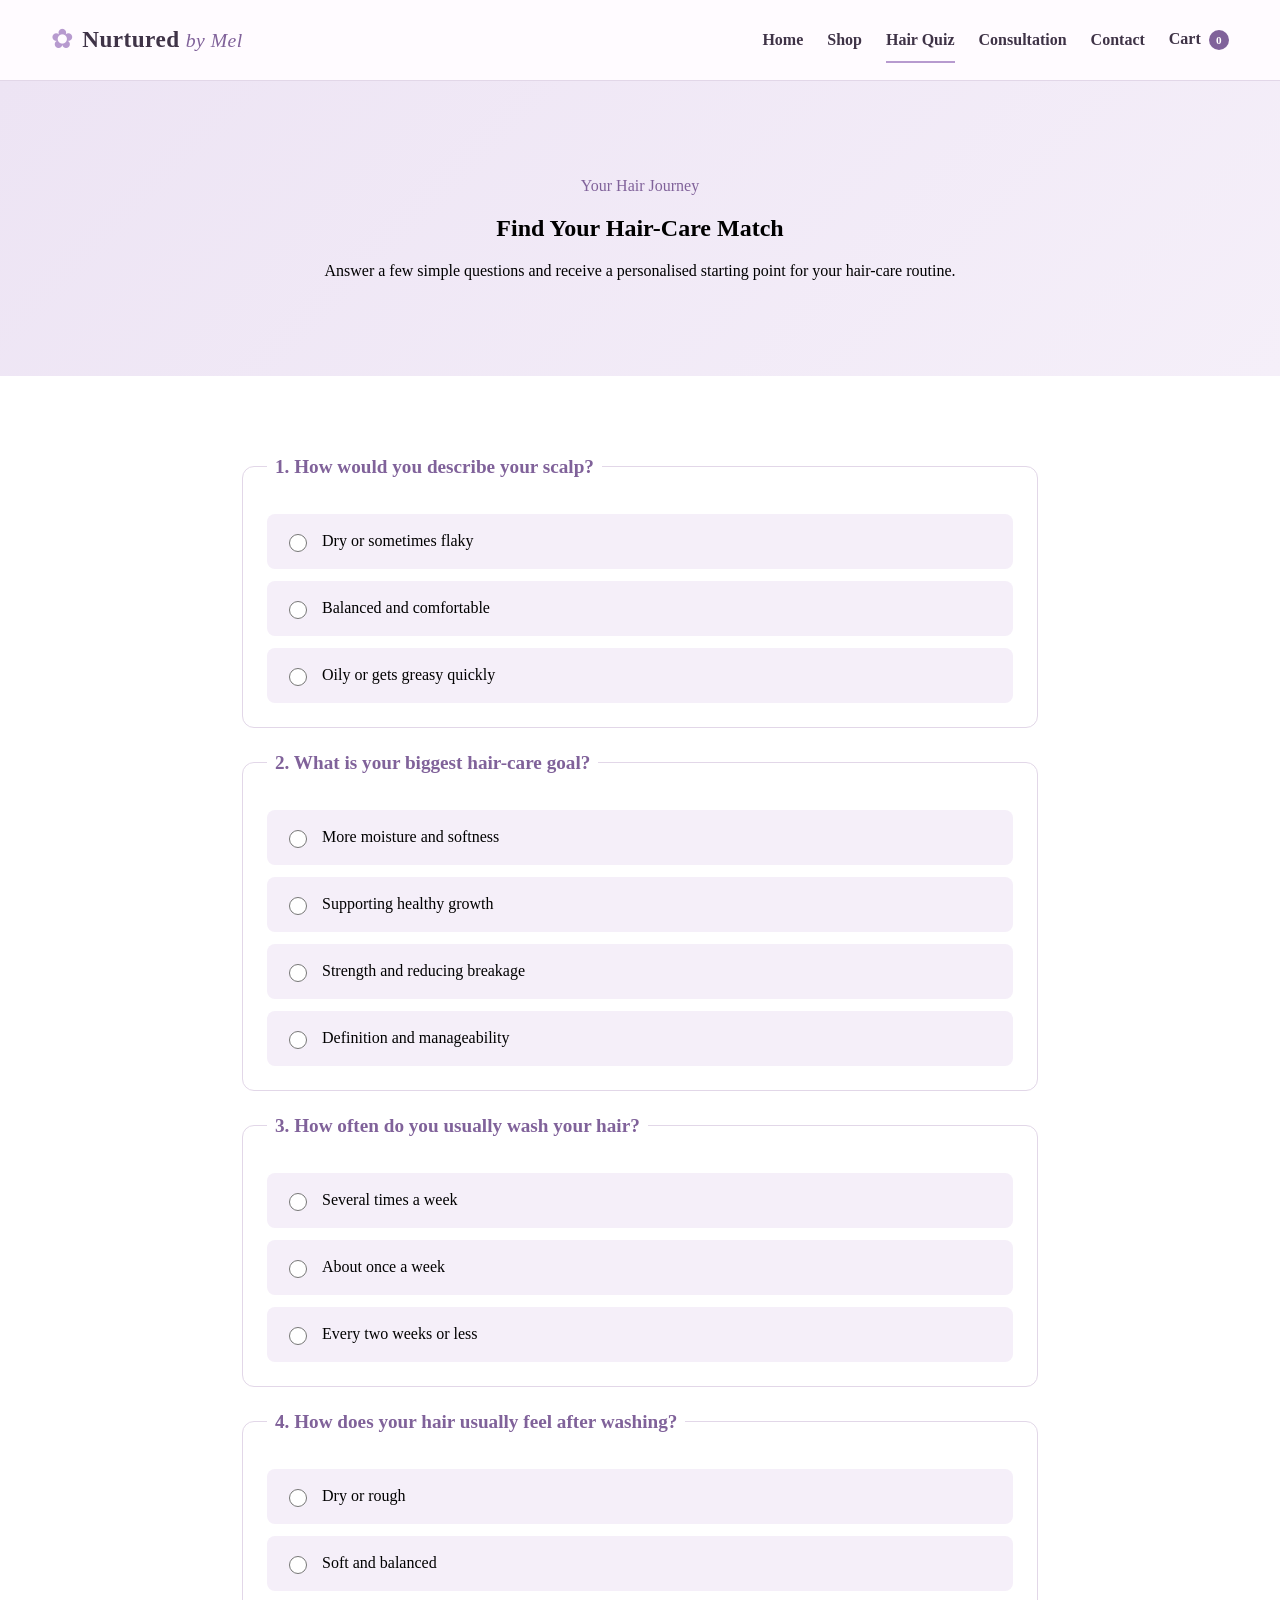
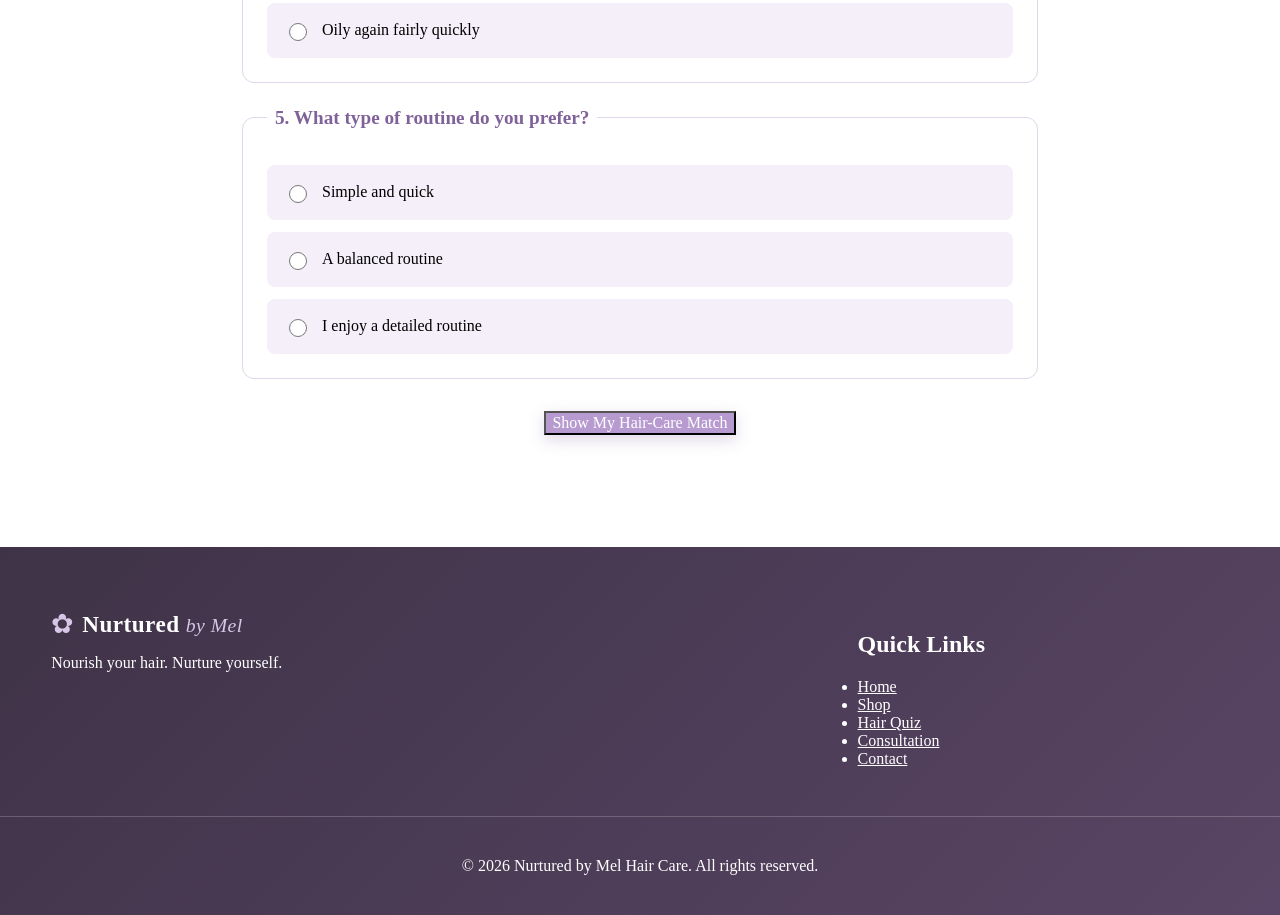
<file: quiz.html>
<!DOCTYPE html>
<html lang="en">

<head>

    <meta charset="UTF-8">

    <meta
        name="viewport"
        content="width=device-width, initial-scale=1.0"
    >

    <meta
        name="description"
        content="Take the Nurtured by Mel hair quiz to discover a personalised hair-care routine."
    >

    <meta
        name="author"
        content="Nurtured by Mel"
    >
    <meta property="og:url"
        content="https://promella.github.io/wdd330/Nurtured-by-Mel/">
    <title>Hair Quiz | Nurtured by Mel</title>

    <link rel="stylesheet" href="css/base.css">
    <link rel="stylesheet" href="css/layout.css">
    <link rel="stylesheet" href="css/components.css">
    <link rel="icon" href="images/favicon.ico">
    <script
        type="module"
        src="js/main.js"
        defer
    ></script>

    <script
        type="module"
        src="js/quiz.js"
        defer
    ></script>

</head>


<body>

    <!-- =================================================
         HEADER
         ================================================= -->

    <header class="site-header">

        <nav
            class="navbar container"
            aria-label="Main navigation"
        >

            <a
                class="logo"
                href="index.html"
                aria-label="Nurtured by Mel home"
            >

                <span
                    class="logo-mark"
                    aria-hidden="true"
                >
                    ✿
                </span>

                <span class="logo-text">
                    Nurtured <span>by Mel</span>
                </span>

            </a>


            <button
                class="menu-button"
                type="button"
                aria-label="Open navigation menu"
                aria-expanded="false"
                aria-controls="primary-navigation"
            >
                ☰
            </button>


            <ul
                class="navigation"
                id="primary-navigation"
            >

                <li>
                    <a href="index.html">
                        Home
                    </a>
                </li>

                <li>
                    <a href="products.html">
                        Shop
                    </a>
                </li>

                <li>
                    <a
                        class="active"
                        href="quiz.html"
                    >
                        Hair Quiz
                    </a>
                </li>

                <li>
                    <a href="booking.html">
                        Consultation
                    </a>
                </li>

                <li>
                    <a href="contact.html">
                        Contact
                    </a>
                </li>

                <li>
                    <a href="cart.html">
                        Cart
                        <span
                            class="cart-count"
                            id="cart-count"
                            aria-label="Items in cart"
                        >
                            0
                        </span>
                    </a>
                </li>

            </ul>

        </nav>

    </header>


    <!-- =================================================
         MAIN
         ================================================= -->

    <main>

        <!-- Page Hero -->

        <section class="page-hero">

            <div class="container">

                <p class="eyebrow">
                    Your Hair Journey
                </p>

                <h1>
                    Find Your Hair-Care Match
                </h1>

                <p>
                    Answer a few simple questions and
                    receive a personalised starting point
                    for your hair-care routine.
                </p>

            </div>

        </section>


        <!-- Quiz -->

        <section class="quiz-section section">

            <div class="container">

                <form
                    class="hair-quiz"
                    id="hair-quiz"
                >


                    <!-- Question 1 -->

                    <fieldset class="quiz-question">

                        <legend>
                            1. How would you describe your
                            scalp?
                        </legend>

                        <label class="quiz-option">

                            <input
                                type="radio"
                                name="scalp"
                                value="dry"
                                required
                            >

                            <span>
                                Dry or sometimes flaky
                            </span>

                        </label>


                        <label class="quiz-option">

                            <input
                                type="radio"
                                name="scalp"
                                value="normal"
                            >

                            <span>
                                Balanced and comfortable
                            </span>

                        </label>


                        <label class="quiz-option">

                            <input
                                type="radio"
                                name="scalp"
                                value="oily"
                            >

                            <span>
                                Oily or gets greasy quickly
                            </span>

                        </label>

                    </fieldset>


                    <!-- Question 2 -->

                    <fieldset class="quiz-question">

                        <legend>
                            2. What is your biggest hair-care
                            goal?
                        </legend>

                        <label class="quiz-option">

                            <input
                                type="radio"
                                name="goal"
                                value="moisture"
                                required
                            >

                            <span>
                                More moisture and softness
                            </span>

                        </label>


                        <label class="quiz-option">

                            <input
                                type="radio"
                                name="goal"
                                value="growth"
                            >

                            <span>
                                Supporting healthy growth
                            </span>

                        </label>


                        <label class="quiz-option">

                            <input
                                type="radio"
                                name="goal"
                                value="strength"
                            >

                            <span>
                                Strength and reducing breakage
                            </span>

                        </label>


                        <label class="quiz-option">

                            <input
                                type="radio"
                                name="goal"
                                value="definition"
                            >

                            <span>
                                Definition and manageability
                            </span>

                        </label>

                    </fieldset>


                    <!-- Question 3 -->

                    <fieldset class="quiz-question">

                        <legend>
                            3. How often do you usually wash
                            your hair?
                        </legend>

                        <label class="quiz-option">

                            <input
                                type="radio"
                                name="wash"
                                value="often"
                                required
                            >

                            <span>
                                Several times a week
                            </span>

                        </label>


                        <label class="quiz-option">

                            <input
                                type="radio"
                                name="wash"
                                value="weekly"
                            >

                            <span>
                                About once a week
                            </span>

                        </label>


                        <label class="quiz-option">

                            <input
                                type="radio"
                                name="wash"
                                value="less"
                            >

                            <span>
                                Every two weeks or less
                            </span>

                        </label>

                    </fieldset>


                    <!-- Question 4 -->

                    <fieldset class="quiz-question">

                        <legend>
                            4. How does your hair usually feel
                            after washing?
                        </legend>

                        <label class="quiz-option">

                            <input
                                type="radio"
                                name="feel"
                                value="dry"
                                required
                            >

                            <span>
                                Dry or rough
                            </span>

                        </label>


                        <label class="quiz-option">

                            <input
                                type="radio"
                                name="feel"
                                value="balanced"
                            >

                            <span>
                                Soft and balanced
                            </span>

                        </label>


                        <label class="quiz-option">

                            <input
                                type="radio"
                                name="feel"
                                value="oily"
                            >

                            <span>
                                Oily again fairly quickly
                            </span>

                        </label>

                    </fieldset>


                    <!-- Question 5 -->

                    <fieldset class="quiz-question">

                        <legend>
                            5. What type of routine do you prefer?
                        </legend>

                        <label class="quiz-option">

                            <input
                                type="radio"
                                name="routine"
                                value="simple"
                                required
                            >

                            <span>
                                Simple and quick
                            </span>

                        </label>


                        <label class="quiz-option">

                            <input
                                type="radio"
                                name="routine"
                                value="balanced"
                            >

                            <span>
                                A balanced routine
                            </span>

                        </label>


                        <label class="quiz-option">

                            <input
                                type="radio"
                                name="routine"
                                value="detailed"
                            >

                            <span>
                                I enjoy a detailed routine
                            </span>

                        </label>

                    </fieldset>


                    <button
                        class="button button-primary quiz-submit"
                        type="submit"
                    >
                        Show My Hair-Care Match
                    </button>

                </form>


                <!-- Quiz Result -->

                <section
                    class="quiz-result"
                    id="quiz-result"
                    hidden
                    aria-live="polite"
                >

                    <p class="eyebrow">
                        Your Nurtured Match
                    </p>

                    <h2 id="result-title">
                        Your Hair-Care Match
                    </h2>

                    <p id="result-description">
                    </p>


                    <div
                        class="result-recommendations"
                        id="result-recommendations"
                    >
                    </div>


                    <div class="result-actions">

                        <a
                            class="button button-primary"
                            href="products.html"
                        >
                            Explore Products
                        </a>

                        <a
                            class="button button-secondary"
                            href="booking.html"
                        >
                            Book a Consultation
                        </a>

                    </div>


                    <button
                        class="quiz-reset"
                        id="quiz-reset"
                        type="button"
                    >
                        Retake Quiz
                    </button>

                </section>

            </div>

        </section>

    </main>


    <!-- =================================================
         FOOTER
         ================================================= -->

    <footer class="site-footer">

        <div class="container footer-content">

            <div>

                <a
                    class="logo footer-logo"
                    href="index.html"
                    aria-label="Nurtured by Mel home"
                >

                    <span
                        class="logo-mark"
                        aria-hidden="true"
                    >
                        ✿
                    </span>

                    <span class="logo-text">
                        Nurtured <span>by Mel</span>
                    </span>

                </a>

                <p>
                    Nourish your hair. Nurture yourself.
                </p>

            </div>


            <div>

                <h2>
                    Quick Links
                </h2>

                <ul class="footer-links">

                    <li>
                        <a href="index.html">
                            Home
                        </a>
                    </li>

                    <li>
                        <a href="products.html">
                            Shop
                        </a>
                    </li>

                    <li>
                        <a href="quiz.html">
                            Hair Quiz
                        </a>
                    </li>

                    <li>
                        <a href="booking.html">
                            Consultation
                        </a>
                    </li>

                    <li>
                        <a href="contact.html">
                            Contact
                        </a>
                    </li>

                </ul>

            </div>

        </div>


        <div class="copyright">

            <p>
                &copy; 2026 Nurtured by Mel Hair Care.
                All rights reserved.
            </p>

        </div>

    </footer>

</body>

</html>
</file>
<file: css/base.css>
:root {
    /* Nurtured by Mel - Lilac Brand Colors */
    --primary: #B79ACF;
    --primary-dark: #80629A;
    --secondary: #D8C5E8;

    --lilac-light: #EDE4F4;
    --lilac-soft: #F5EFF9;

    --cream: #FFFBFF;
    --cream-dark: #F7F1FA;
    --white: #FFFFFF;

    --brown: #3F3347;
    --text: #403747;
    --muted: #756A7D;
    --border: #E2D7E8;

    --font-heading: Georgia, "Times New Roman", serif;
    --font-body: Arial, Helvetica, sans-serif;

    --max-width: 1200px;
    --radius: 12px;

    --shadow:
        0 8px 25px rgba(87, 65, 103, 0.12);
}
/* =====================================================
   GLOBAL RESET
   ===================================================== */

*,
*::before,
*::after {
    box-sizing: border-box;
}

html {
    scroll-behavior: smooth;
}

body {
    margin: 0;
}

ul,
ol {
    margin: 0;
    padding: 0;
}

a {
    color: inherit;
}

button,
input,
textarea,
select {
    font: inherit;
}
</file>
<file: css/layout.css>
/* =========================================
   NURTURED BY MEL
   Layout Styles
   Lilac Brand Theme
   ========================================= */


/* =========================================
   GLOBAL LAYOUT
   ========================================= */

.container {
    width: min(92%, var(--max-width));
    margin-inline: auto;
}

.section {
    padding: 5rem 0;
}


/* =====================================================
   NURTURED BY MEL
   HEADER + NAVIGATION
   ===================================================== */

.site-header {
    background: rgba(255, 251, 255, 0.96);
    border-bottom: 1px solid var(--border);
    position: relative;
    width: 100%;
    z-index: 1000;
}

.navbar {
    align-items: center;
    display: flex;
    justify-content: space-between;
    min-height: 80px;
    position: relative;
}


/* Logo */

.logo {
    align-items: center;
    color: var(--brown);
    display: inline-flex;
    gap: 0.5rem;
    text-decoration: none;
}

.logo-mark {
    color: var(--primary);
    display: inline-block;
    font-size: 1.7rem;
    line-height: 1;
    transition: transform 0.3s ease;
}

.logo:hover .logo-mark {
    transform: rotate(15deg) scale(1.1);
}

.logo-text {
    font-family: var(--font-heading);
    font-size: 1.45rem;
    font-weight: bold;
    letter-spacing: 0.02em;
}

.logo-text span {
    color: var(--primary-dark);
    font-size: 0.85em;
    font-style: italic;
    font-weight: normal;
}


/* =====================================================
   DESKTOP NAVIGATION
   ===================================================== */

.navigation {
    align-items: center;
    display: flex;
    gap: 1.5rem;
    list-style: none;
    margin: 0;
    padding: 0;
}

.navigation li {
    list-style: none;
    margin: 0;
    padding: 0;
}

.navigation a {
    color: var(--brown);
    display: inline-block;
    font-weight: 600;
    padding: 0.5rem 0;
    position: relative;
    text-decoration: none;
}

.navigation a::after {
    background: var(--primary);
    bottom: 0;
    content: "";
    height: 2px;
    left: 0;
    position: absolute;
    transform: scaleX(0);
    transform-origin: center;
    transition: transform 0.3s ease;
    width: 100%;
}

.navigation a:hover::after,
.navigation a.active::after {
    transform: scaleX(1);
}


/* =====================================================
   CART COUNT
   ===================================================== */

.cart-count {
    align-items: center;
    background: var(--primary-dark);
    border-radius: 50%;
    color: var(--white);
    display: inline-flex;
    font-size: 0.7rem;
    height: 20px;
    justify-content: center;
    margin-left: 0.25rem;
    min-width: 20px;
    padding: 0 4px;
}


/* =====================================================
   MOBILE MENU BUTTON
   ===================================================== */

.menu-button {
    background: transparent;
    border: 1px solid var(--border);
    border-radius: 6px;
    color: var(--primary-dark);
    cursor: pointer;
    display: none;
    font-size: 1.4rem;
    padding: 0.4rem 0.65rem;
}


/* =====================================================
   MOBILE NAVIGATION
   ===================================================== */

@media (max-width: 800px) {

    .navbar {
        min-height: 70px;
    }

    .menu-button {
        display: block;
    }
 @media (max-width: 700px) {

    .hero-image {
        margin-top: 2rem;
        min-height: 320px;
    }

    .hero-image img {
        max-width: 330px;
    }

    .hero-image-badge {
        bottom: 10px;
        right: 5%;
    }
}

    .navigation {
        background: var(--white);
        border-top: 1px solid var(--border);
        box-shadow: 0 10px 25px rgba(63, 51, 71, 0.1);
        display: none;
        flex-direction: column;
        gap: 0;
        left: 0;
        padding: 1rem;
        position: absolute;
        right: 0;
        top: 100%;
        width: 100%;
    }

    .navigation.open {
        display: flex;
    }

    .navigation li {
        width: 100%;
    }

    .navigation a {
        display: block;
        padding: 0.8rem 0;
        width: 100%;
    }

    .navigation a::after {
        bottom: 4px;
    }

}


/* =========================================
   HERO SECTION
   ========================================= */

.hero {
    align-items: center;
    background:
        radial-gradient(
            circle at 85% 20%,
            var(--lilac-light),
            transparent 35%
        ),
        linear-gradient(
            135deg,
            var(--cream),
            var(--lilac-soft)
        );
    display: grid;
    min-height: 650px;
    overflow: hidden;
    padding: 4rem 0;
}

.hero-content {
    align-items: center;
    display: grid;
    gap: 4rem;
    grid-template-columns: 1fr 1fr;
}

.hero-text {
    max-width: 650px;
}


.hero-image {
    align-items: center;
    display: flex;
    justify-content: center;
    min-height: 420px;
    position: relative;
}

.hero-image img {
    aspect-ratio: 1 / 1;
    border: 10px solid var(--white);
    border-radius: 50%;
    box-shadow: 0 20px 50px rgba(128, 98, 154, 0.2);
    height: auto;
    max-width: 500px;
    object-fit: cover;
    width: 100%;
}

.hero-image-badge {
    align-items: center;
    background: var(--white);
    border-radius: 1rem;
    bottom: 35px;
    box-shadow: 0 10px 30px rgba(128, 98, 154, 0.18);
    display: flex;
    gap: 0.75rem;
    padding: 1rem 1.25rem;
    position: absolute;
    right: 0;
}

.hero-image-badge > span {
    align-items: center;
    background: var(--lilac-light);
    border-radius: 50%;
    color: var(--primary-dark);
    display: flex;
    font-size: 1.4rem;
    height: 45px;
    justify-content: center;
    width: 45px;
}

.hero-image-badge strong,
.hero-image-badge small {
    display: block;
}

.hero-image-badge strong {
    color: var(--brown);
}

.hero-image-badge small {
    color: var(--primary-dark);
    margin-top: 0.2rem;
}

/* =========================================
   HERO BUTTONS
   ========================================= */

.hero-buttons {
    align-items: center;
    display: flex;
    flex-wrap: wrap;
    gap: 1rem;
    margin-top: 2rem;
}


/* =========================================
   SECTION HEADINGS
   ========================================= */

.section-heading {
    margin-bottom: 3rem;
    max-width: 650px;
}

.section-heading h2 {
    margin-bottom: 1rem;
}


/* =========================================
   FEATURE SECTION
   ========================================= */

.features {
    background: var(--white);
}

.feature-grid {
    display: grid;
    gap: 2rem;
    grid-template-columns: repeat(3, 1fr);
}


/* =========================================
   PRODUCTS SECTION
   ========================================= */

.featured {
    background: var(--lilac-soft);
}

.product-grid {
    display: grid;
    gap: 2rem;
    grid-template-columns: repeat(3, 1fr);
}

.center-button {
    display: flex;
    justify-content: center;
    margin-top: 3rem;
}


/* =========================================
   HAIR QUIZ BANNER
   ========================================= */

.quiz-banner {
    background:
        linear-gradient(
            135deg,
            var(--primary-dark),
            var(--primary)
        );
    padding: 4rem 0;
}

.quiz-banner-content {
    align-items: center;
    display: flex;
    gap: 2rem;
    justify-content: space-between;
}


/* =========================================
   WEATHER SECTION
   ========================================= */

.weather {
    background: var(--cream);
}

.weather-card {
    background: var(--white);
    border: 1px solid var(--border);
    border-radius: var(--radius);
    box-shadow: var(--shadow);
    min-height: 120px;
    padding: 2rem;
}


/* =========================================
   INSPIRATION SECTION
   ========================================= */

.inspiration {
    background: var(--lilac-soft);
}

.quote-card {
    background:
        linear-gradient(
            135deg,
            var(--lilac-light),
            var(--white)
        );
    border: 1px solid var(--border);
    border-radius: var(--radius);
    padding: 3rem;
    text-align: center;
}


/* =========================================
   FOOTER
   ========================================= */

.site-footer {
    background:
        linear-gradient(
            135deg,
            #3F3347,
            #594565
        );
    color: var(--white);
    padding-top: 4rem;
}

.footer-content {
    display: grid;
    gap: 4rem;
    grid-template-columns: 2fr 1fr;
}

.copyright {
    border-top: 1px solid rgba(255, 255, 255, 0.2);
    margin-top: 3rem;
    padding: 1.5rem;
    text-align: center;
}


/* =========================================
   TABLET
   ========================================= */

@media (max-width: 900px) {

    .hero-content {
        gap: 3rem;
    }

    .feature-grid,
    .product-grid {
        grid-template-columns: repeat(2, 1fr);
    }

    .footer-content {
        gap: 2rem;
    }
}


/* =========================================
   MOBILE
   ========================================= */

@media (max-width: 600px) {

    .section {
        padding: 4rem 0;
    }


    /* Navigation */

    .navigation {
        background: var(--cream);
        border-bottom: 1px solid var(--border);
        box-shadow: 0 8px 20px rgba(128, 98, 154, 0.1);
        display: none;
        flex-direction: column;
        gap: 1.25rem;
        left: 0;
        padding: 2rem;
        position: absolute;
        right: 0;
        top: 80px;
    }

    .navigation.open {
        display: flex;
    }


    /* Hero */

    .hero {
        min-height: auto;
        padding: 5rem 0;
    }

    .hero-content {
        grid-template-columns: 1fr;
        text-align: center;
    }

    .hero-text {
        margin-inline: auto;
    }

    .hero-buttons {
        flex-direction: column;
        justify-content: center;
    }

    .hero-buttons .button {
        width: min(100%, 300px);
    }


    /* Hero image */

    .hero-image {
        order: -1;
    }


    /* Features & products */

    .feature-grid,
    .product-grid {
        grid-template-columns: 1fr;
    }


    /* Quiz banner */

    .quiz-banner-content {
        flex-direction: column;
        text-align: center;
    }


    /* Footer */

    .footer-content {
        grid-template-columns: 1fr;
        text-align: center;
    }

    .footer-links {
        justify-items: center;
    }
}


/* =========================================
   SMALL PHONES
   ========================================= */

@media (max-width: 400px) {

    .navbar {
        min-height: 70px;
    }

    .navigation {
        top: 70px;
    }

    .hero {
        padding: 4rem 0;
    }

    .quote-card {
        padding: 2rem 1.25rem;
    }
}
</file>
<file: css/components.css>
/* =====================================================
   NURTURED BY MEL
   Components & Brand Styling
   Final Project
   ===================================================== */


/* =====================================================
   LOGO
   ===================================================== */

.logo {
    align-items: center;
    color: var(--brown);
    display: inline-flex;
    gap: 0.5rem;
    text-decoration: none;
}

.logo-mark {
    color: var(--primary);
    display: inline-block;
    font-size: 1.7rem;
    line-height: 1;
    transition: transform 0.3s ease;
}

.logo:hover .logo-mark {
    transform: rotate(15deg) scale(1.1);
}

.logo-text {
    font-family: var(--font-heading);
    font-size: 1.45rem;
    font-weight: bold;
    letter-spacing: 0.02em;
}

.logo-text span {
    color: var(--primary-dark);
    font-size: 0.85em;
    font-style: italic;
    font-weight: normal;
}


/* =====================================================
   NAVIGATION
   ===================================================== */

.site-header {
    background: rgba(255, 251, 255, 0.96);
}

.navigation a {
    color: var(--brown);
    position: relative;
    text-decoration: none;
}

.navigation a::after {
    background: var(--primary);
    bottom: -6px;
    content: "";
    height: 2px;
    left: 0;
    position: absolute;
    transform: scaleX(0);
    transform-origin: center;
    transition: transform 0.3s ease;
    width: 100%;
}

.navigation a:hover::after,
.navigation a.active::after {
    transform: scaleX(1);
}


/* =====================================================
   HERO
   ===================================================== */

.hero {
    background:
        radial-gradient(
            circle at 85% 20%,
            var(--lilac-light),
            transparent 35%
        ),
        linear-gradient(
            135deg,
            var(--cream),
            var(--lilac-soft)
        );
}

.hero-image-placeholder {
    background:
        radial-gradient(
            circle at 35% 30%,
            var(--secondary),
            var(--primary-dark)
        );
    border: 10px solid var(--white);
}


/* =====================================================
   BUTTONS
   ===================================================== */

.button-primary {
    background: var(--primary);
    box-shadow:
        0 5px 15px rgba(128, 98, 154, 0.25);
    color: var(--white);
}

.button-primary:hover {
    background: var(--primary-dark);
}

.button-secondary {
    background: transparent;
    border-color: var(--primary);
    color: var(--primary-dark);
}

.button-secondary:hover {
    background: var(--primary);
    border-color: var(--primary);
    color: var(--white);
}

.button-light {
    background: var(--white);
    color: var(--primary-dark);
}

.button-light:hover {
    background: var(--lilac-light);
}


/* =====================================================
   SECTION HEADINGS
   ===================================================== */

.section-heading .eyebrow {
    color: var(--primary-dark);
}


/* =====================================================
   FEATURE CARDS
   ===================================================== */

.feature-card {
    background:
        linear-gradient(
            145deg,
            var(--white),
            var(--lilac-soft)
        );
    border: 1px solid var(--border);
}

.feature-card:hover {
    box-shadow:
        0 15px 30px rgba(128, 98, 154, 0.15);
}

.feature-icon {
    color: var(--primary-dark);
}


/* =====================================================
   QUIZ BANNER
   ===================================================== */

.quiz-banner {
    background:
        linear-gradient(
            135deg,
            var(--primary-dark),
            var(--primary)
        );
}


/* =====================================================
   WEATHER
   ===================================================== */

.weather-card {
    border: 1px solid var(--border);
}


/* =====================================================
   INSPIRATION / QUOTE
   ===================================================== */

.quote-card {
    background:
        linear-gradient(
            135deg,
            var(--lilac-light),
            var(--lilac-soft)
        );
    border: 1px solid var(--border);
}


/* =====================================================
   CART
   ===================================================== */

.cart-count {
    background: var(--primary-dark);
    color: var(--white);
}


/* =====================================================
   FOOTER
   ===================================================== */

.site-footer {
    background:
        linear-gradient(
            135deg,
            #3F3347,
            #594565
        );
    color: var(--white);
}

.footer-logo .logo-mark {
    color: var(--secondary);
}

.footer-logo .logo-text {
    color: var(--white);
}

.footer-logo .logo-text span {
    color: var(--secondary);
}


/* =====================================================
   TEXT SELECTION
   ===================================================== */

::selection {
    background: var(--secondary);
    color: var(--brown);
}


/* =====================================================
   GENERAL CARD ANIMATION
   ===================================================== */

.feature-card,
.product-card {
    transition:
        transform 0.3s ease,
        box-shadow 0.3s ease;
}

.feature-card:hover,
.product-card:hover {
    transform: translateY(-6px);
}


/* =====================================================
   PRODUCTS PAGE
   ===================================================== */


/* Page Hero */

.page-hero {
    background:
        linear-gradient(
            135deg,
            var(--lilac-light),
            var(--lilac-soft)
        );
    padding: 5rem 0;
    text-align: center;
}

.page-hero .eyebrow {
    color: var(--primary-dark);
}

.page-hero p:last-child {
    margin-inline: auto;
    max-width: 650px;
}


/* Product Controls */

.product-controls {
    background: var(--white);
    border: 1px solid var(--border);
    border-radius: var(--radius);
    box-shadow: var(--shadow);
    display: grid;
    gap: 1.5rem;
    grid-template-columns: 2fr 1fr 1fr;
    margin-bottom: 1.5rem;
    padding: 1.5rem;
}

.search-box,
.filter-box {
    display: flex;
    flex-direction: column;
    gap: 0.5rem;
}

.search-box label,
.filter-box label {
    color: var(--brown);
    font-size: 0.9rem;
    font-weight: bold;
}

.search-box input,
.filter-box select {
    background: var(--cream);
    border: 1px solid var(--border);
    border-radius: 8px;
    color: var(--text);
    min-height: 46px;
    padding: 0.7rem 1rem;
}

.search-box input::placeholder {
    color: var(--muted);
}

.search-box input:focus,
.filter-box select:focus {
    border-color: var(--primary);
    outline: 3px solid var(--lilac-light);
}


/* Results Message */

.results-message {
    color: var(--primary-dark);
    font-size: 0.95rem;
    margin-bottom: 1.5rem;
}


/* Product Cards */

.product-card {
    background: var(--white);
    border: 1px solid var(--border);
    border-radius: var(--radius);
    box-shadow: var(--shadow);
    overflow: hidden;
}

.product-card:hover {
    box-shadow:
        0 15px 35px rgba(128, 98, 154, 0.16);
}


/* Product Image */

.product-image {
    aspect-ratio: 1 / 1;
    background:
        linear-gradient(
            135deg,
            var(--lilac-light),
            var(--cream-dark)
        );
    overflow: hidden;
}

.product-image img {
    height: 100%;
    object-fit: cover;
    transition: transform 0.4s ease;
    width: 100%;
}

.product-card:hover .product-image img {
    transform: scale(1.04);
}


/* Product Information */

.product-info {
    padding: 1.5rem;
}

.product-category {
    color: var(--primary-dark);
    font-size: 0.75rem;
    font-weight: bold;
    letter-spacing: 0.1em;
    text-transform: uppercase;
}

.product-info h2 {
    font-size: 1.4rem;
    margin: 0.5rem 0;
}

.product-description {
    font-size: 0.9rem;
    margin-bottom: 1.5rem;
}


/* Product Price */

.product-bottom {
    align-items: center;
    display: flex;
    gap: 1rem;
    justify-content: space-between;
}

.product-price {
    color: var(--primary-dark);
    font-size: 1.1rem;
    font-weight: bold;
    margin: 0;
}


/* =====================================================
   NO PRODUCTS MESSAGE
   ===================================================== */

.no-products {
    background: var(--lilac-soft);
    border: 1px solid var(--border);
    border-radius: var(--radius);
    grid-column: 1 / -1;
    padding: 4rem 2rem;
    text-align: center;
}

.no-products h2 {
    margin-bottom: 0.75rem;
}


/* =====================================================
   CART NOTIFICATION
   ===================================================== */

.cart-notification {
    background: var(--primary-dark);
    border-radius: 8px;
    bottom: 2rem;
    box-shadow:
        0 8px 25px rgba(63, 51, 71, 0.25);
    color: var(--white);
    opacity: 0;
    padding: 1rem 1.5rem;
    pointer-events: none;
    position: fixed;
    right: 2rem;
    transform: translateY(20px);
    transition:
        opacity 0.3s ease,
        transform 0.3s ease;
    z-index: 2000;
}

.cart-notification.show {
    opacity: 1;
    transform: translateY(0);
}


/* =====================================================
   MOBILE PRODUCTS
   ===================================================== */

@media (max-width: 800px) {

    .product-controls {
        grid-template-columns: 1fr;
    }

}


@media (max-width: 600px) {

    .page-hero {
        padding: 4rem 0;
    }

    .product-bottom {
        align-items: stretch;
        flex-direction: column;
    }

    .product-bottom .button {
        width: 100%;
    }

    .cart-notification {
        bottom: 1rem;
        left: 1rem;
        right: 1rem;
        text-align: center;
    }

}


/* =====================================================
   ACCESSIBILITY
   ===================================================== */

@media (prefers-reduced-motion: reduce) {

    .logo-mark,
    .feature-card,
    .product-card,
    .product-image img,
    .button {
        transition: none;
    }

}/* =====================================================
   CONTACT PAGE
   ===================================================== */

.contact-layout {
    align-items: start;
    display: grid;
    gap: 3rem;
    grid-template-columns: 1fr 1fr;
}

.contact-information h2 {
    margin-bottom: 1rem;
}

.contact-details {
    margin-top: 2rem;
}

.contact-detail {
    align-items: center;
    display: flex;
    gap: 1rem;
    margin-bottom: 1.5rem;
}

.contact-icon {
    align-items: center;
    background: var(--lilac-soft);
    border-radius: 50%;
    color: var(--primary-dark);
    display: flex;
    font-size: 1.2rem;
    height: 45px;
    justify-content: center;
    width: 45px;
}

.contact-detail h3,
.contact-detail p {
    margin: 0;
}

.contact-detail h3 {
    margin-bottom: 0.25rem;
}


/* Contact Form */

.contact-form-card {
    background:
        linear-gradient(
            145deg,
            var(--white),
            var(--lilac-soft)
        );
    border: 1px solid var(--border);
    border-radius: var(--radius);
    box-shadow: var(--shadow);
    padding: 2rem;
}

.form-group {
    margin-bottom: 1.25rem;
}

.form-group label {
    display: block;
    font-weight: 600;
    margin-bottom: 0.5rem;
}

.form-group input,
.form-group select,
.form-group textarea {
    background: var(--white);
    border: 1px solid var(--border);
    border-radius: 6px;
    padding: 0.8rem;
    width: 100%;
}

.form-group textarea {
    min-height: 140px;
    resize: vertical;
}

.form-group input:focus,
.form-group select:focus,
.form-group textarea:focus {
    border-color: var(--primary);
    outline: 2px solid var(--lilac-light);
}

.form-message {
    font-weight: 600;
    margin-top: 1rem;
}


/* API Quote */

.quote-section {
    background: var(--lilac-soft);
}

.quote-card {
    margin: 0 auto;
    max-width: 750px;
    padding: 2.5rem;
    text-align: center;
}

#api-quote {
    font-family: var(--font-heading);
    font-size: 1.5rem;
    line-height: 1.6;
}

.quote-author {
    color: var(--primary-dark);
    font-weight: 600;
    margin-bottom: 1.5rem;
}
/* =====================================================
   WEATHER HAIR-CARE SECTION
   ===================================================== */

.weather-section {
    background: var(--lilac-soft);
}

.weather-form {
    margin: 2rem auto;
    max-width: 700px;
}

.weather-form label {
    display: block;
    font-weight: 600;
    margin-bottom: 0.5rem;
}

.weather-search {
    display: flex;
    gap: 0.75rem;
}

.weather-search input {
    background: var(--white);
    border: 1px solid var(--border);
    border-radius: 6px;
    min-width: 0;
    padding: 0.8rem;
    width: 100%;
}

.weather-search input:focus {
    border-color: var(--primary);
    outline: 2px solid var(--lilac-light);
}

.weather-card {
    background: var(--white);
    border: 1px solid var(--border);
    border-radius: var(--radius);
    box-shadow: var(--shadow);
    margin: 2rem auto 0;
    max-width: 800px;
    padding: 2rem;
}

.weather-card h3 {
    color: var(--primary-dark);
    font-family: var(--font-heading);
    font-size: 1.5rem;
    margin-bottom: 1.5rem;
}

.weather-details {
    display: grid;
    gap: 1rem;
    grid-template-columns: repeat(4, 1fr);
}

.weather-detail {
    background: var(--lilac-soft);
    border-radius: 8px;
    padding: 1rem;
    text-align: center;
}

.weather-detail > span {
    display: block;
    font-size: 1.5rem;
    margin-bottom: 0.5rem;
}

.weather-detail strong {
    display: block;
    font-size: 0.85rem;
}

.weather-detail p {
    color: var(--primary-dark);
    font-weight: bold;
    margin: 0.25rem 0 0;
}

.hair-weather-tip {
    background:
        linear-gradient(
            135deg,
            var(--lilac-light),
            var(--lilac-soft)
        );
    border-radius: 8px;
    margin-top: 1.5rem;
    padding: 1.25rem;
}

.hair-weather-tip h4 {
    color: var(--primary-dark);
    margin-bottom: 0.5rem;
}

.hair-weather-tip p {
    margin: 0;
}


/* Weather Mobile */

@media (max-width: 700px) {

    .weather-search {
        flex-direction: column;
    }

    .weather-search .button {
        width: 100%;
    }

    .weather-details {
        grid-template-columns: repeat(2, 1fr);
    }

}


@media (max-width: 450px) {

    .weather-details {
        grid-template-columns: 1fr;
    }

}

/* Contact Mobile */

@media (max-width: 800px) {

    .contact-layout {
        grid-template-columns: 1fr;
    }

    .contact-form-card {
        padding: 1.5rem;
    }

}
/* =====================================================
   BOOKING PAGE
   ===================================================== */

.booking-layout {
    align-items: start;
    display: grid;
    gap: 3rem;
    grid-template-columns: 1fr 1fr;
}

.booking-information h2 {
    margin-bottom: 1rem;
}

.booking-benefits {
    margin-top: 2rem;
}

.booking-benefit {
    align-items: flex-start;
    display: flex;
    gap: 1rem;
    margin-bottom: 1.5rem;
}

.booking-benefit > span {
    align-items: center;
    background: var(--lilac-soft);
    border-radius: 50%;
    color: var(--primary-dark);
    display: flex;
    flex-shrink: 0;
    height: 45px;
    justify-content: center;
    width: 45px;
}

.booking-benefit h3,
.booking-benefit p {
    margin: 0;
}

.booking-benefit h3 {
    margin-bottom: 0.25rem;
}

.booking-form-card {
    background:
        linear-gradient(
            145deg,
            var(--white),
            var(--lilac-soft)
        );
    border: 1px solid var(--border);
    border-radius: var(--radius);
    box-shadow: var(--shadow);
    padding: 2rem;
}


/* =====================================================
   HAIR QUIZ
   ===================================================== */

.hair-quiz {
    margin: 0 auto;
    max-width: 800px;
}

.quiz-question {
    background: var(--white);
    border: 1px solid var(--border);
    border-radius: var(--radius);
    margin-bottom: 1.5rem;
    padding: 1.5rem;
}

.quiz-question legend {
    color: var(--primary-dark);
    font-family: var(--font-heading);
    font-size: 1.2rem;
    font-weight: 700;
    padding: 0 0.5rem;
}

.quiz-option {
    align-items: center;
    background: var(--lilac-soft);
    border: 1px solid transparent;
    border-radius: 8px;
    cursor: pointer;
    display: flex;
    gap: 0.75rem;
    margin-top: 0.75rem;
    padding: 1rem;
    transition:
        background 0.2s ease,
        border-color 0.2s ease,
        transform 0.2s ease;
}

.quiz-option:hover {
    background: var(--lilac-light);
    border-color: var(--primary);
    transform: translateX(3px);
}

.quiz-option input {
    accent-color: var(--primary);
    height: 18px;
    width: 18px;
}

.quiz-submit {
    display: block;
    margin: 2rem auto;
}


/* =====================================================
   QUIZ RESULTS
   ===================================================== */

.quiz-result {
    background:
        linear-gradient(
            145deg,
            var(--white),
            var(--lilac-soft)
        );
    border: 1px solid var(--border);
    border-radius: var(--radius);
    box-shadow: var(--shadow);
    margin: 2rem auto;
    max-width: 800px;
    padding: 2.5rem;
    text-align: center;
}

.quiz-result h2 {
    color: var(--primary-dark);
}

.result-recommendations {
    display: grid;
    gap: 0.75rem;
    margin: 2rem 0;
    text-align: left;
}

.recommendation-item {
    align-items: center;
    background: var(--white);
    border-radius: 8px;
    display: flex;
    gap: 0.75rem;
    padding: 1rem;
}

.recommendation-item span {
    color: var(--primary-dark);
    font-size: 1.2rem;
}

.recommendation-item p {
    margin: 0;
}

.result-actions {
    display: flex;
    flex-wrap: wrap;
    gap: 1rem;
    justify-content: center;
}

.quiz-reset {
    background: transparent;
    border: 0;
    color: var(--primary-dark);
    cursor: pointer;
    font-weight: 600;
    margin-top: 1.5rem;
    text-decoration: underline;
}


/* =====================================================
   MOBILE
   ===================================================== */

@media (max-width: 800px) {

    .booking-layout {
        grid-template-columns: 1fr;
    }

    .booking-form-card {
        padding: 1.5rem;
    }

    .quiz-result {
        padding: 1.5rem;
    }

}

@media (max-width: 500px) {

    .result-actions {
        flex-direction: column;
    }

    .result-actions .button {
        width: 100%;
    }

}
</file>
